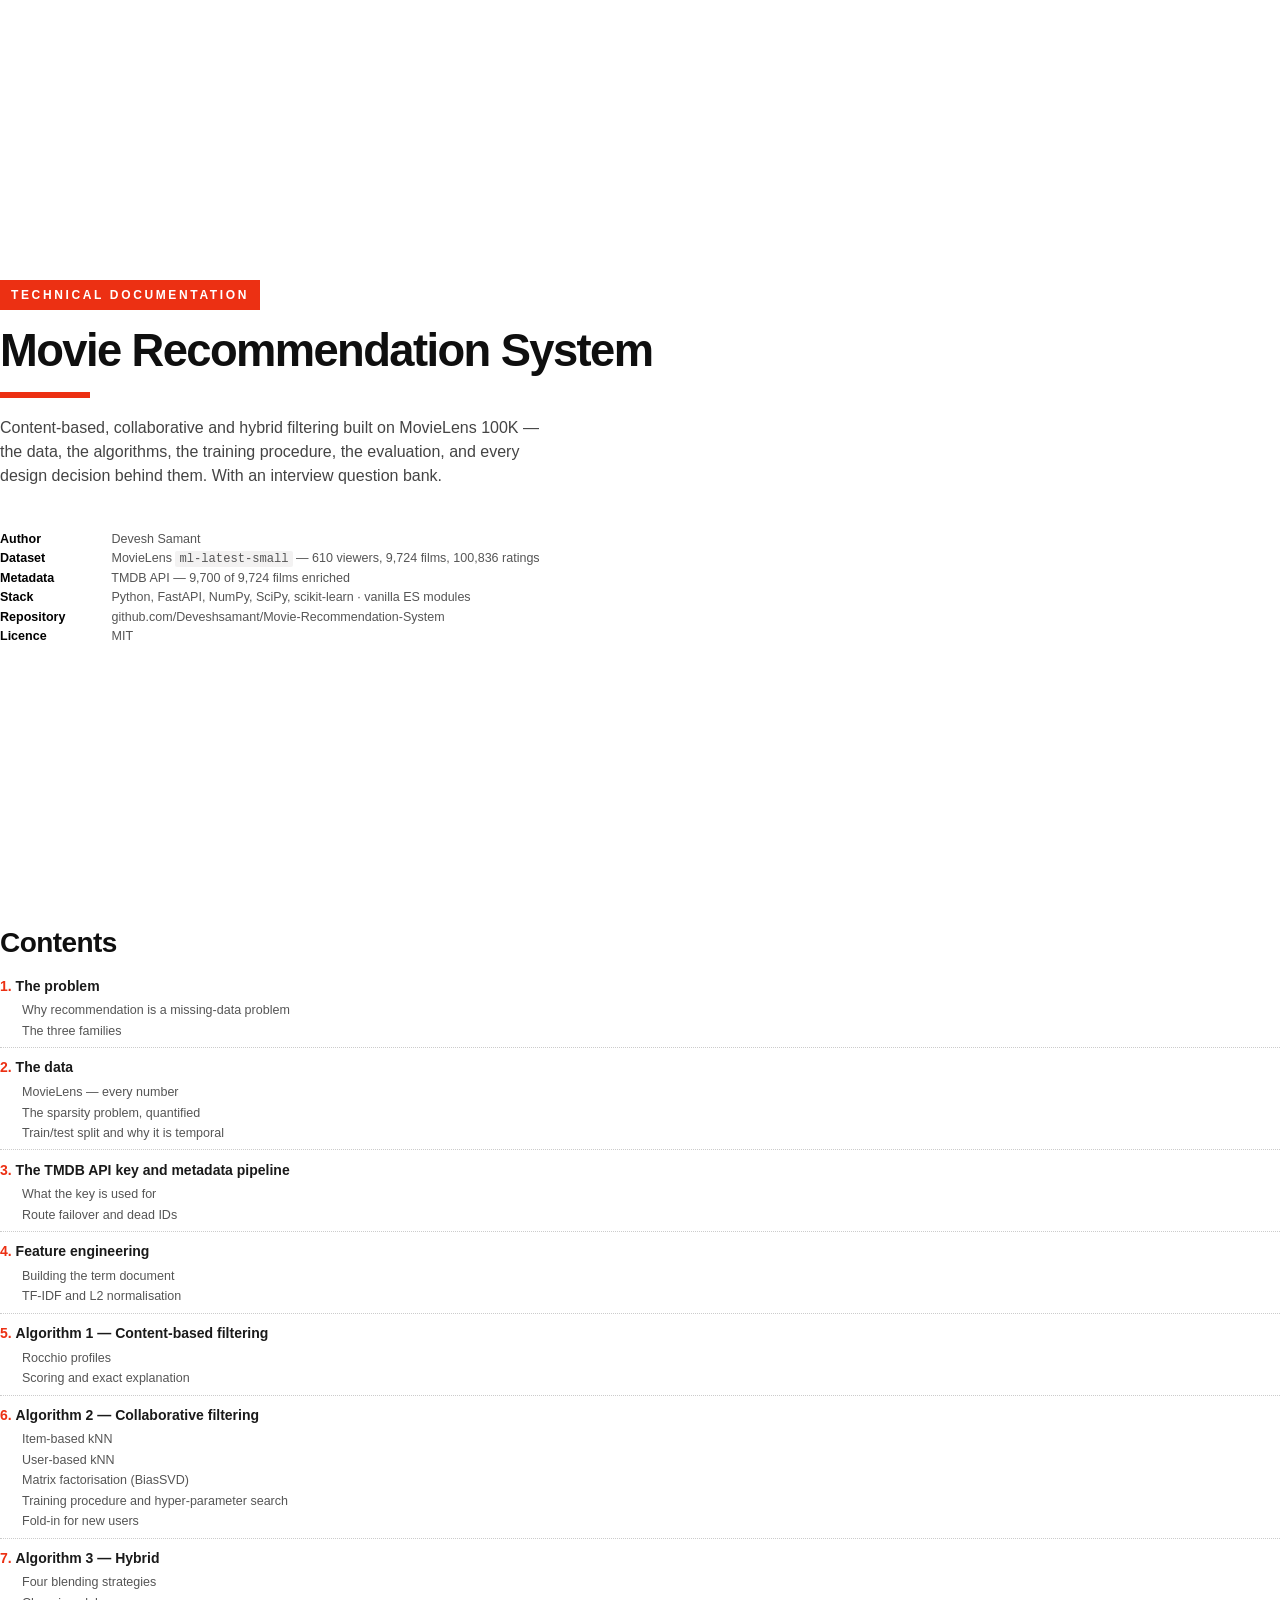
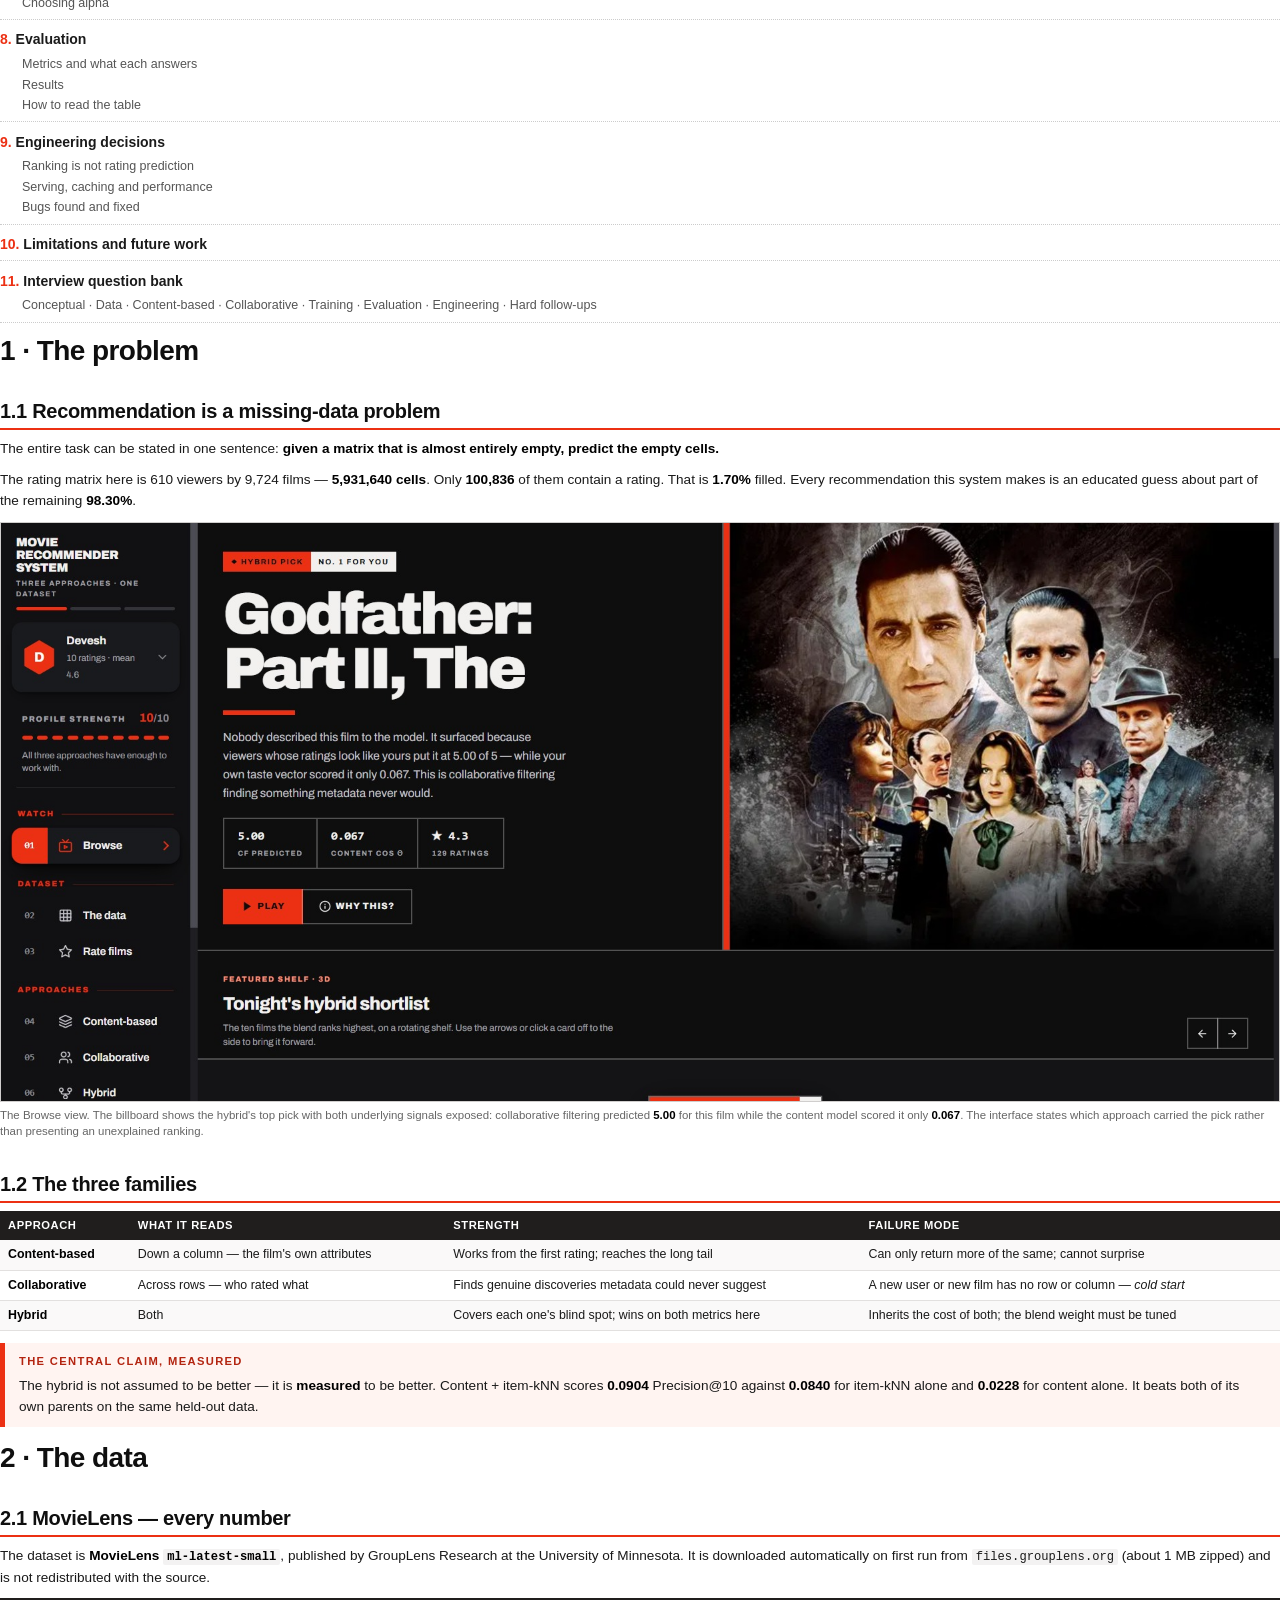
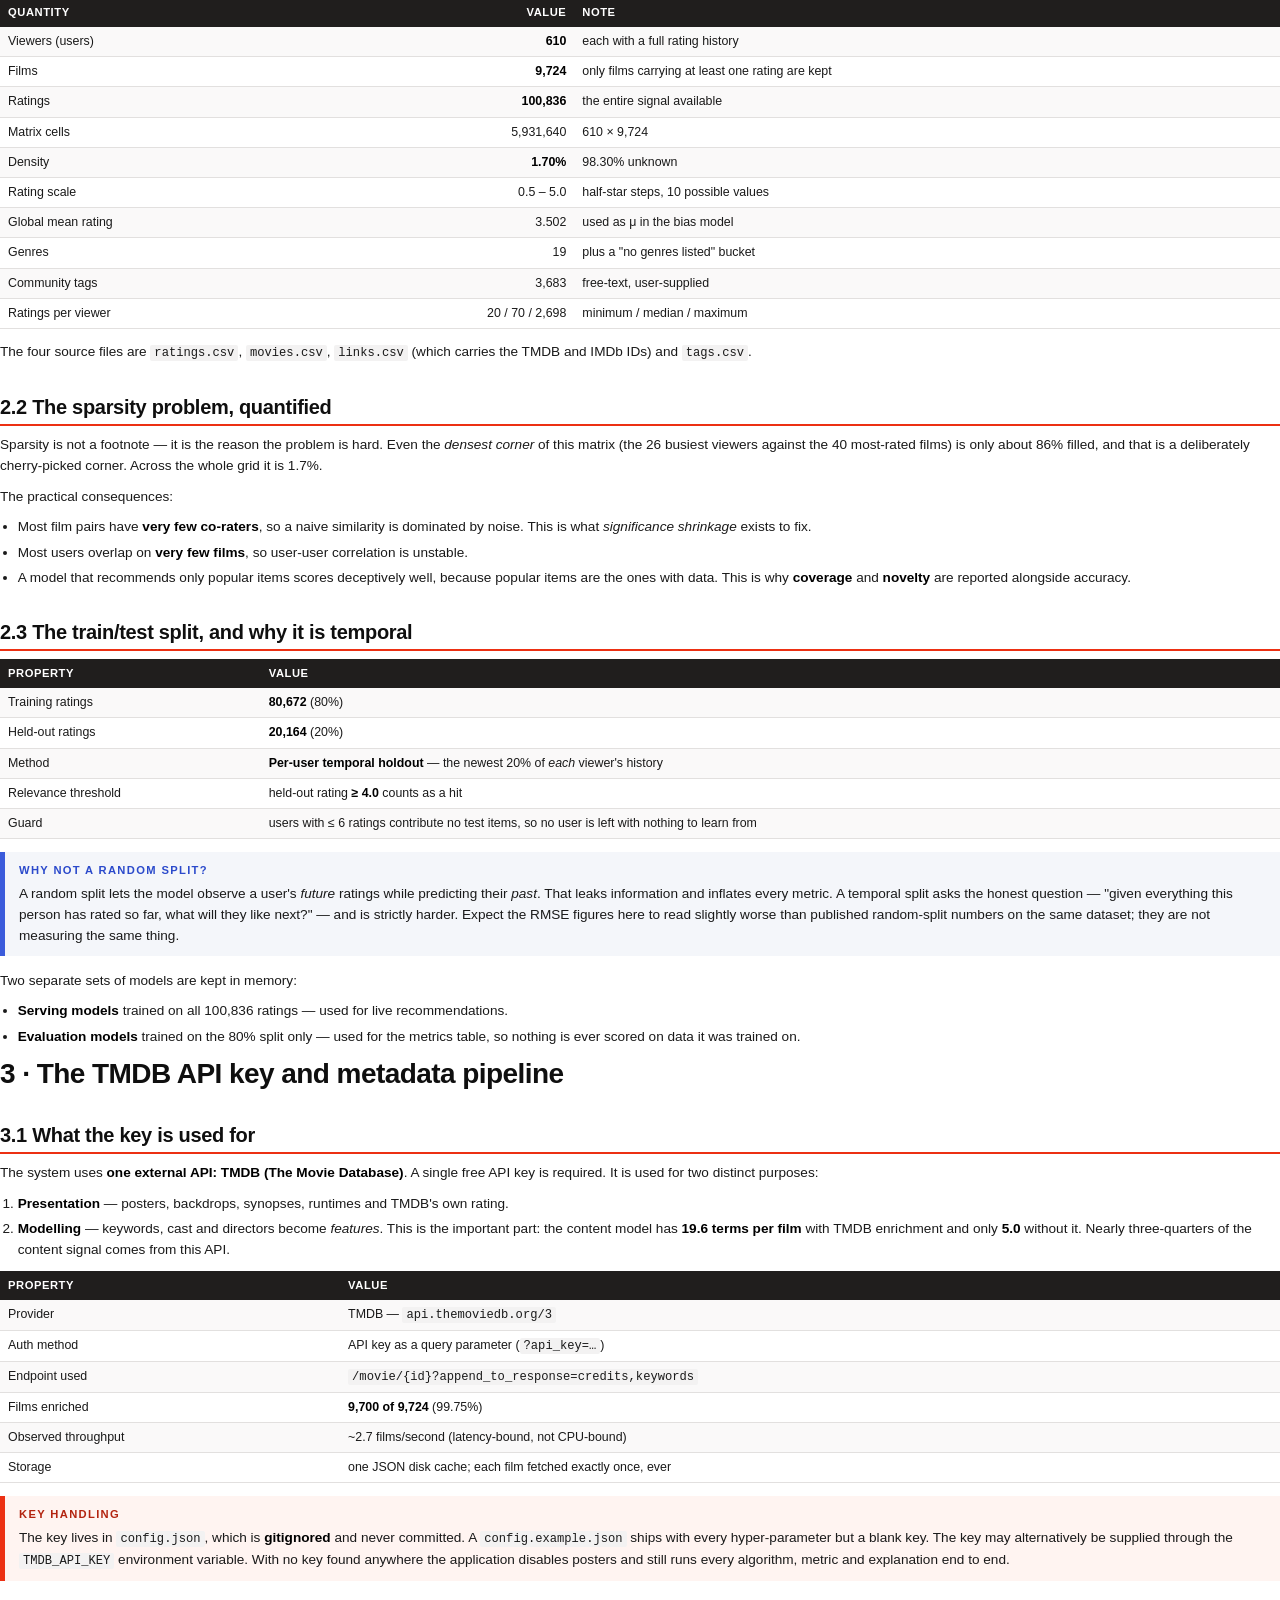
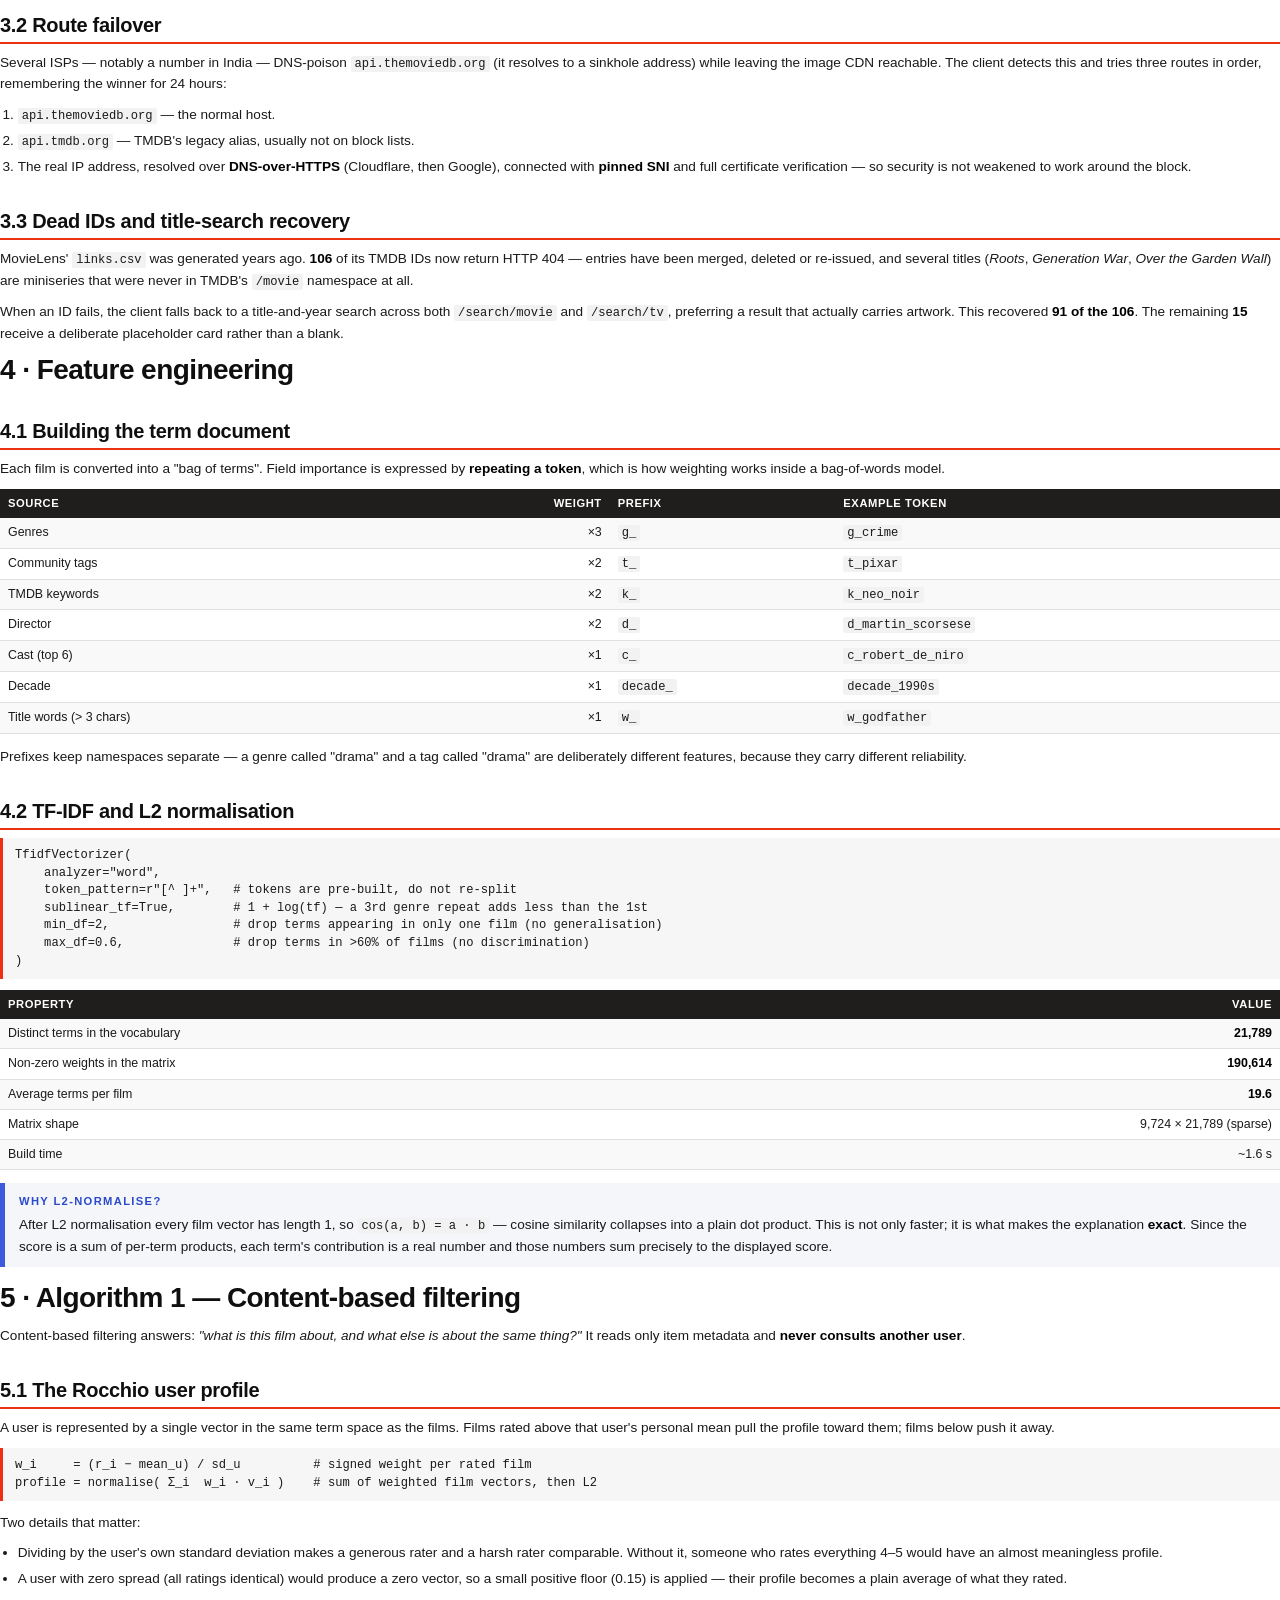
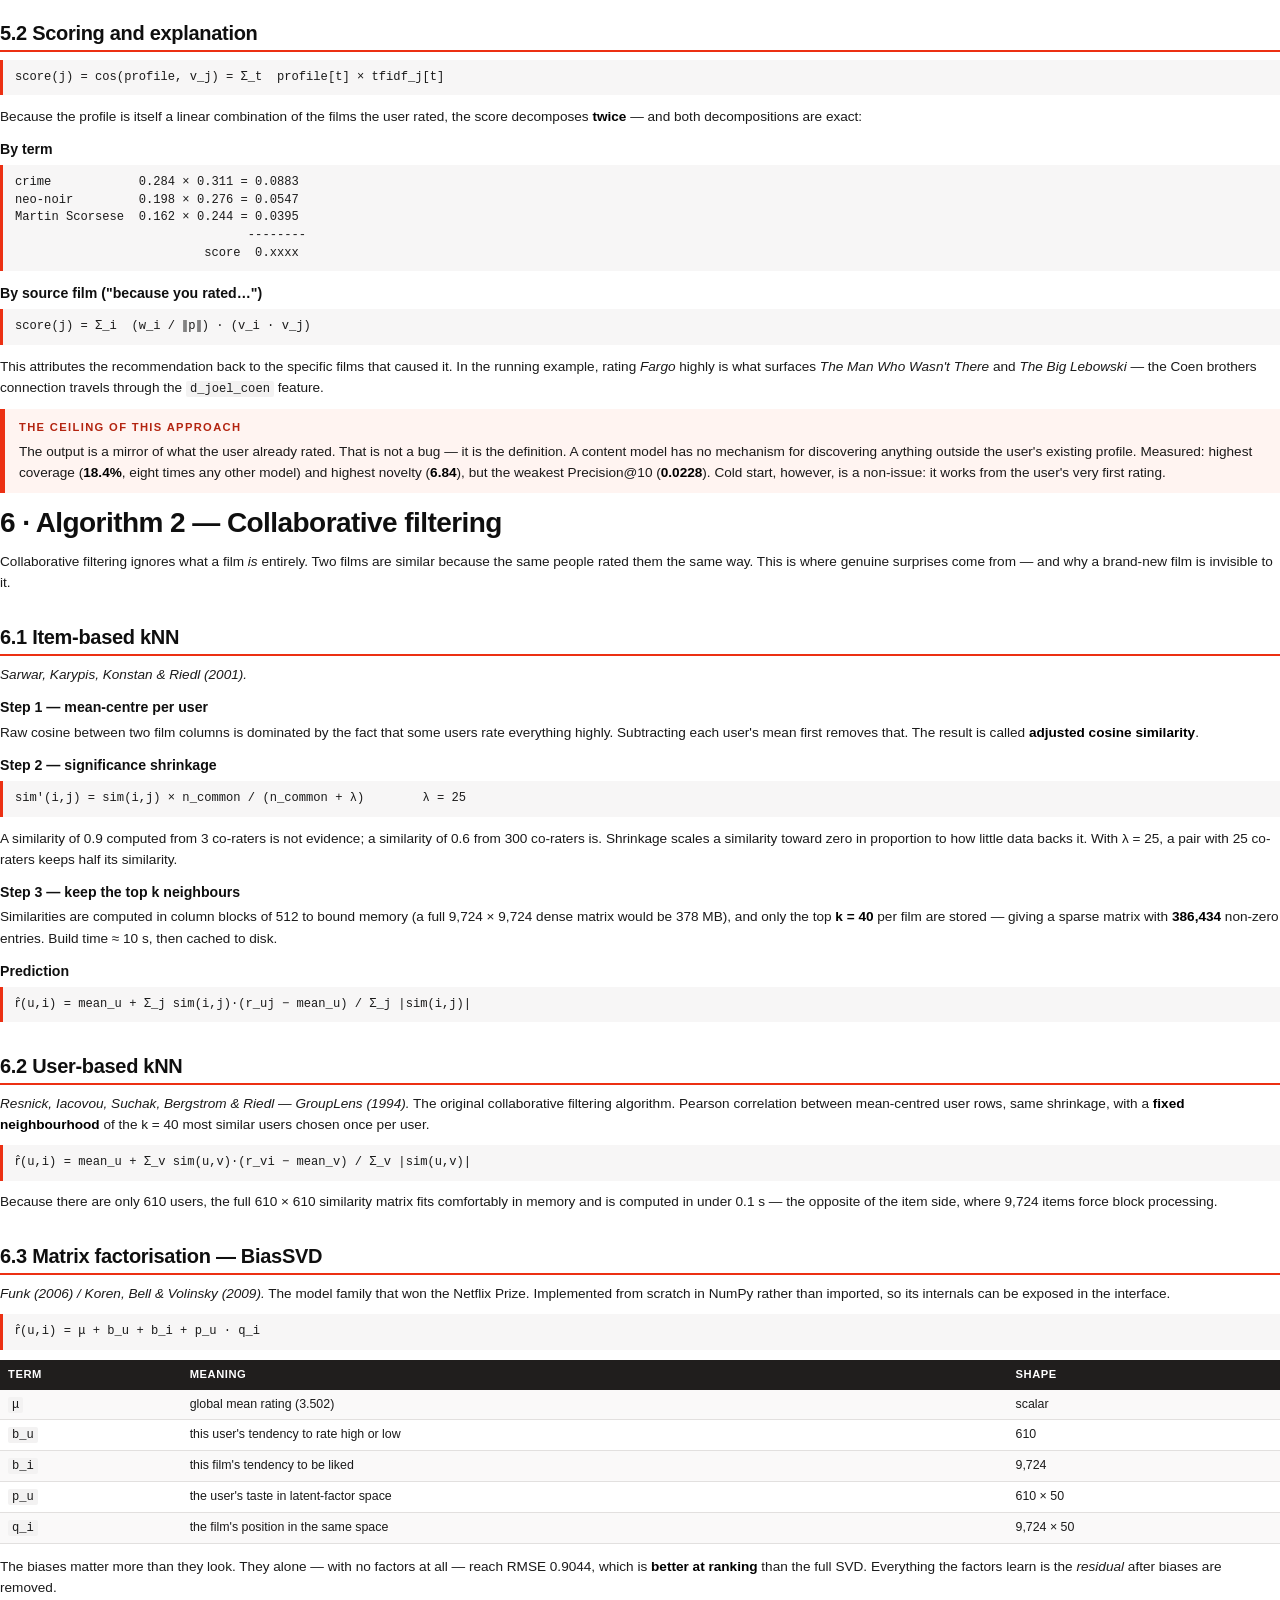
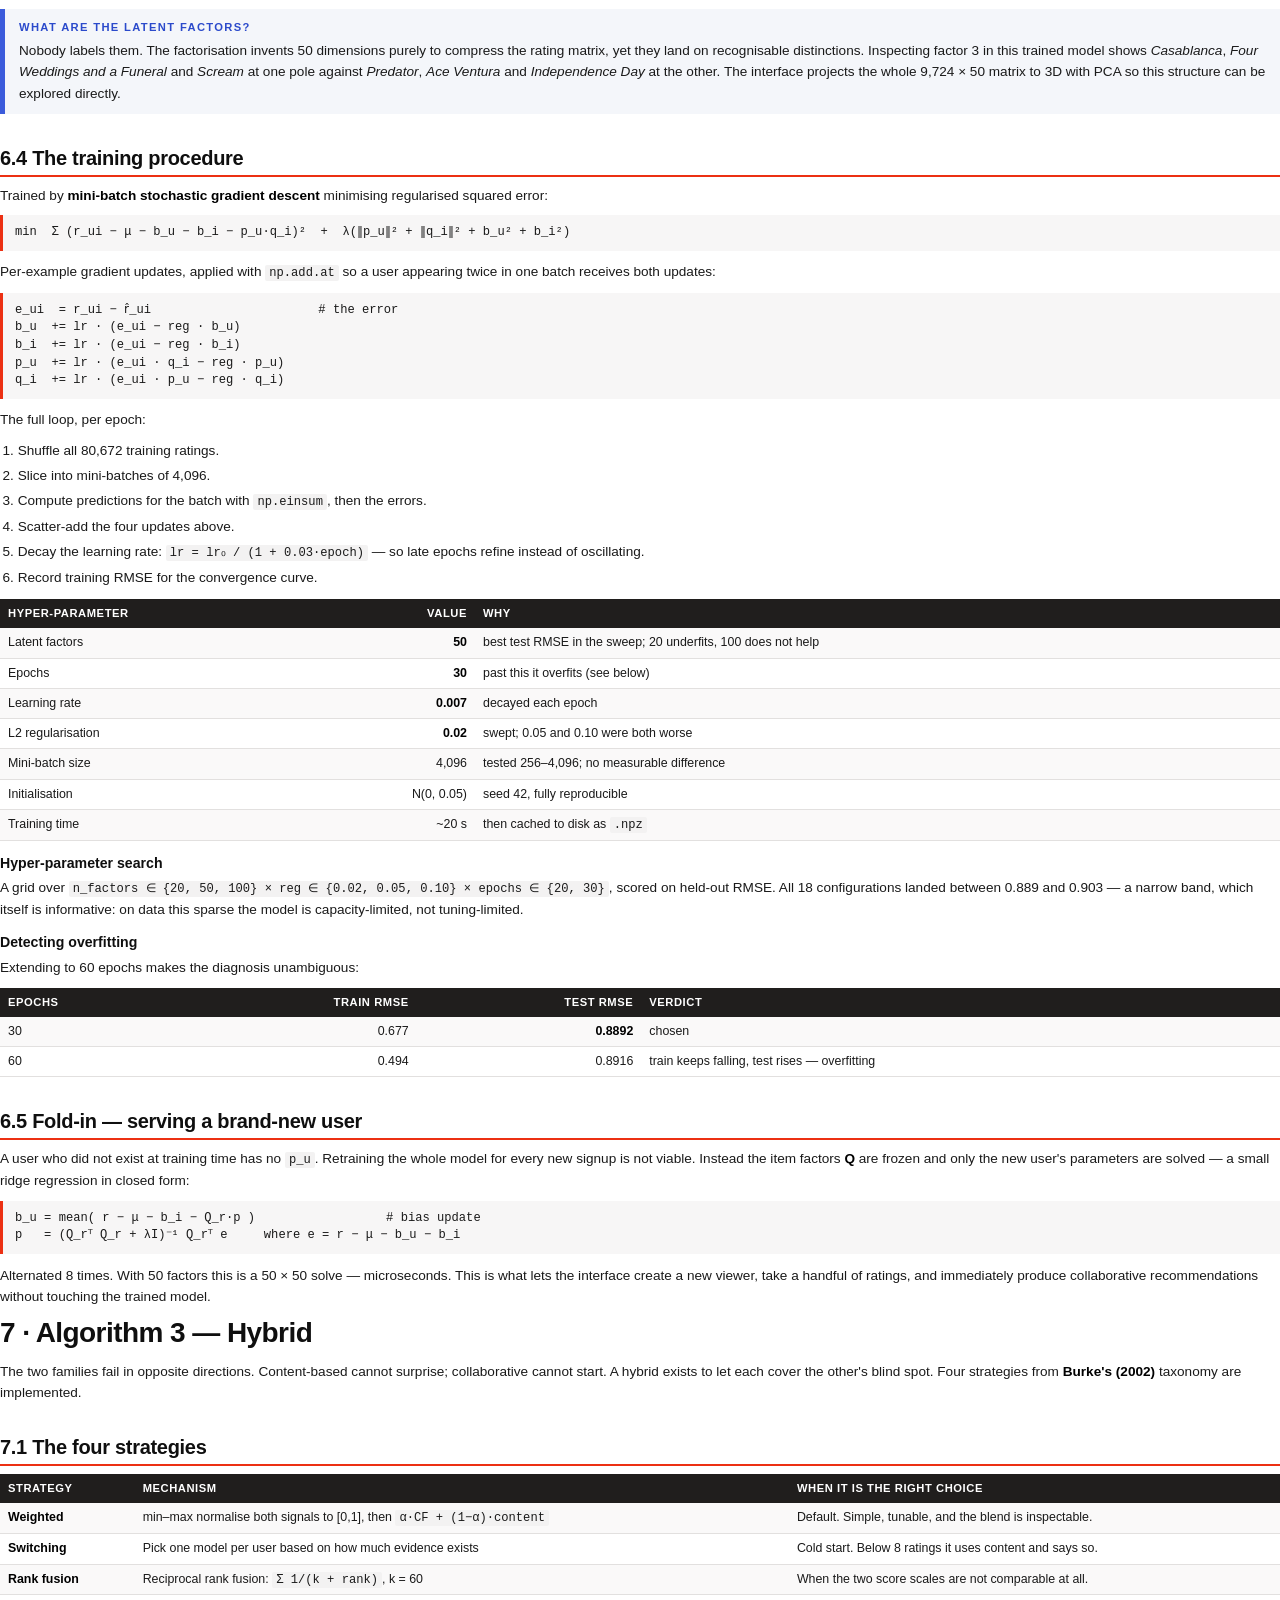
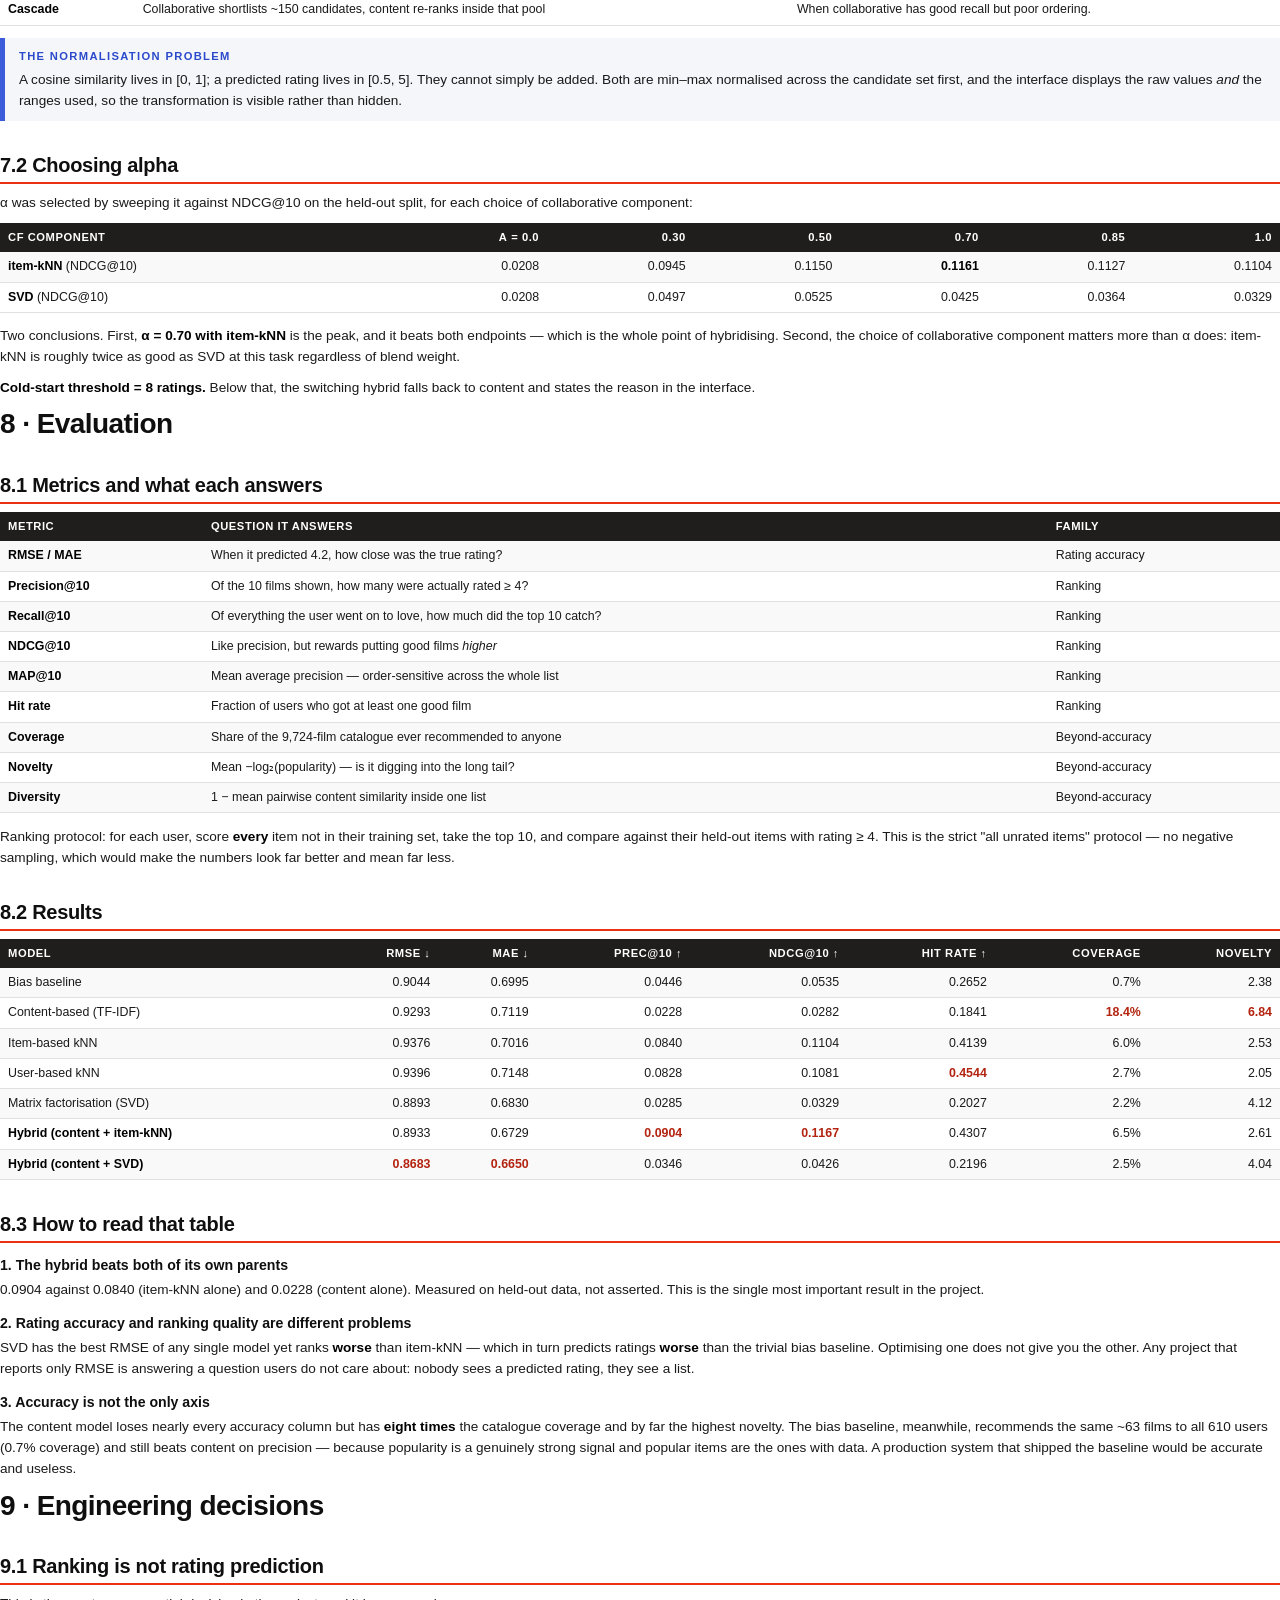
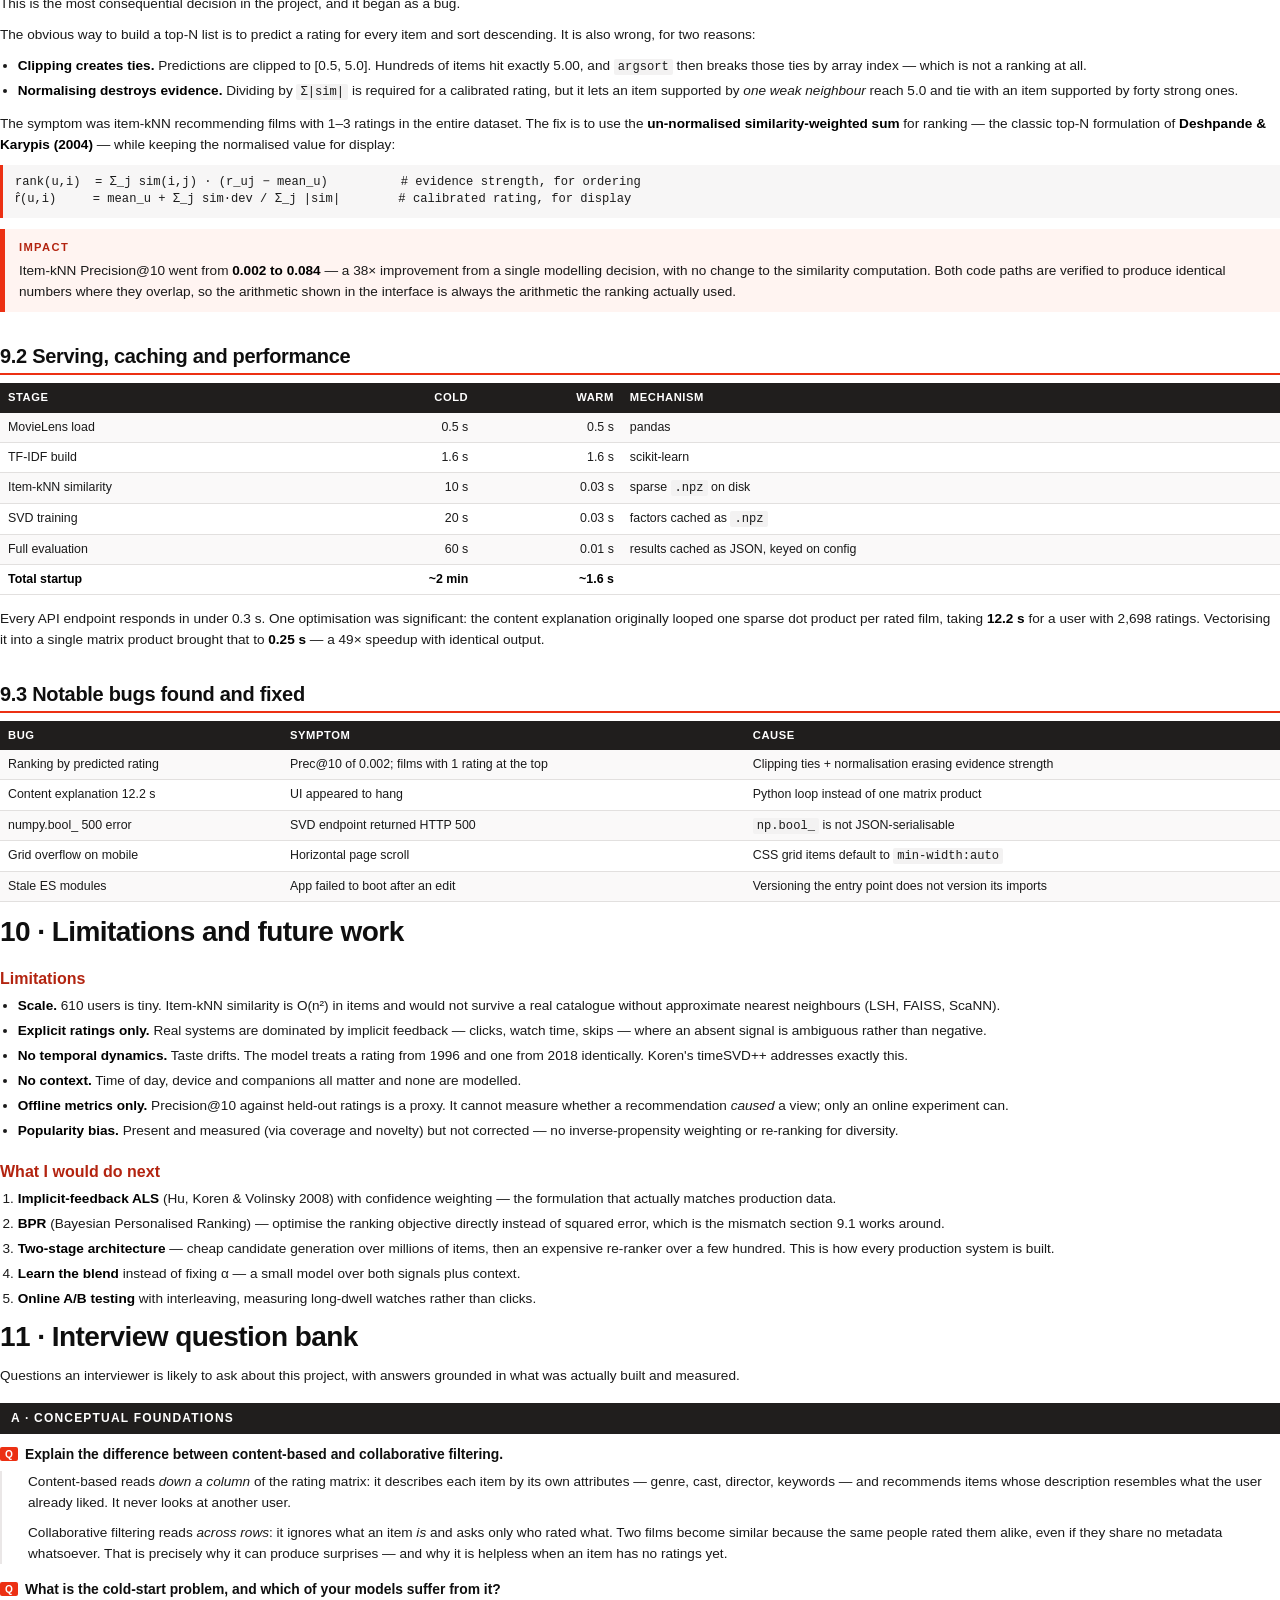
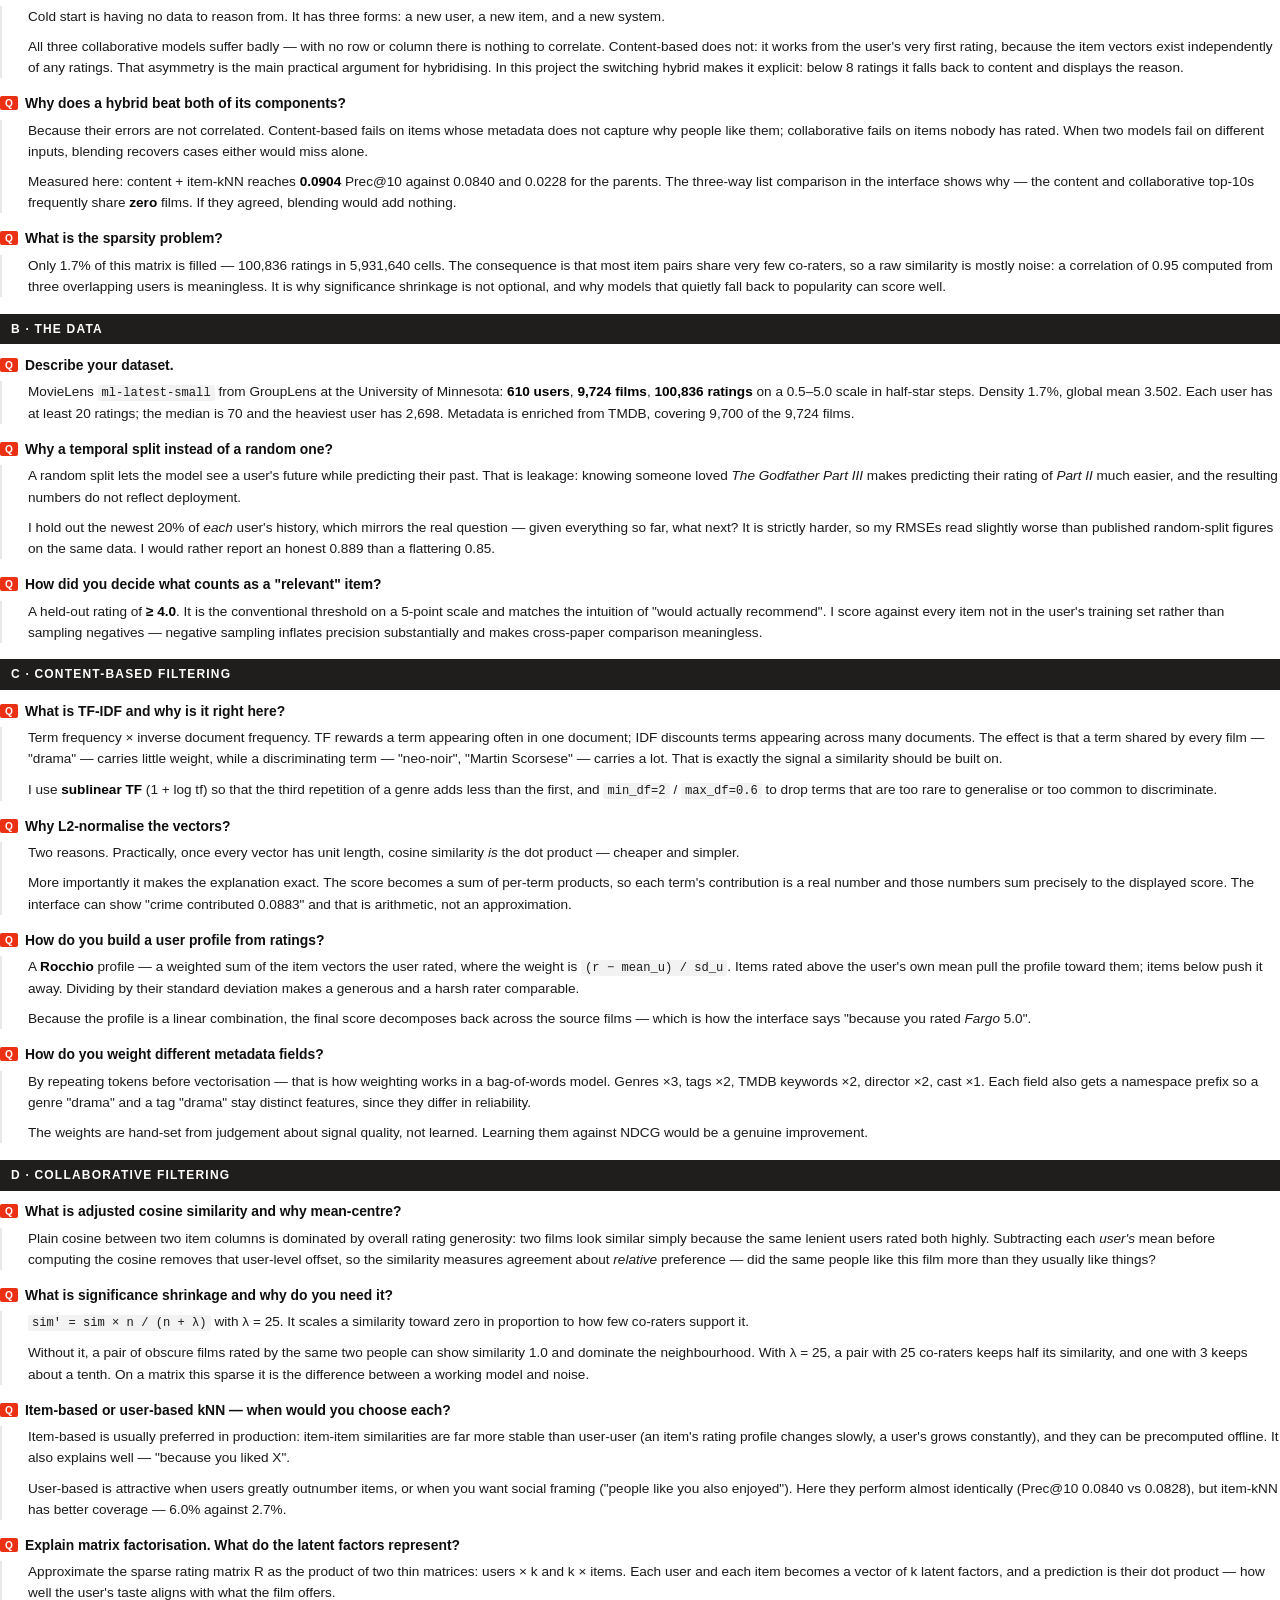
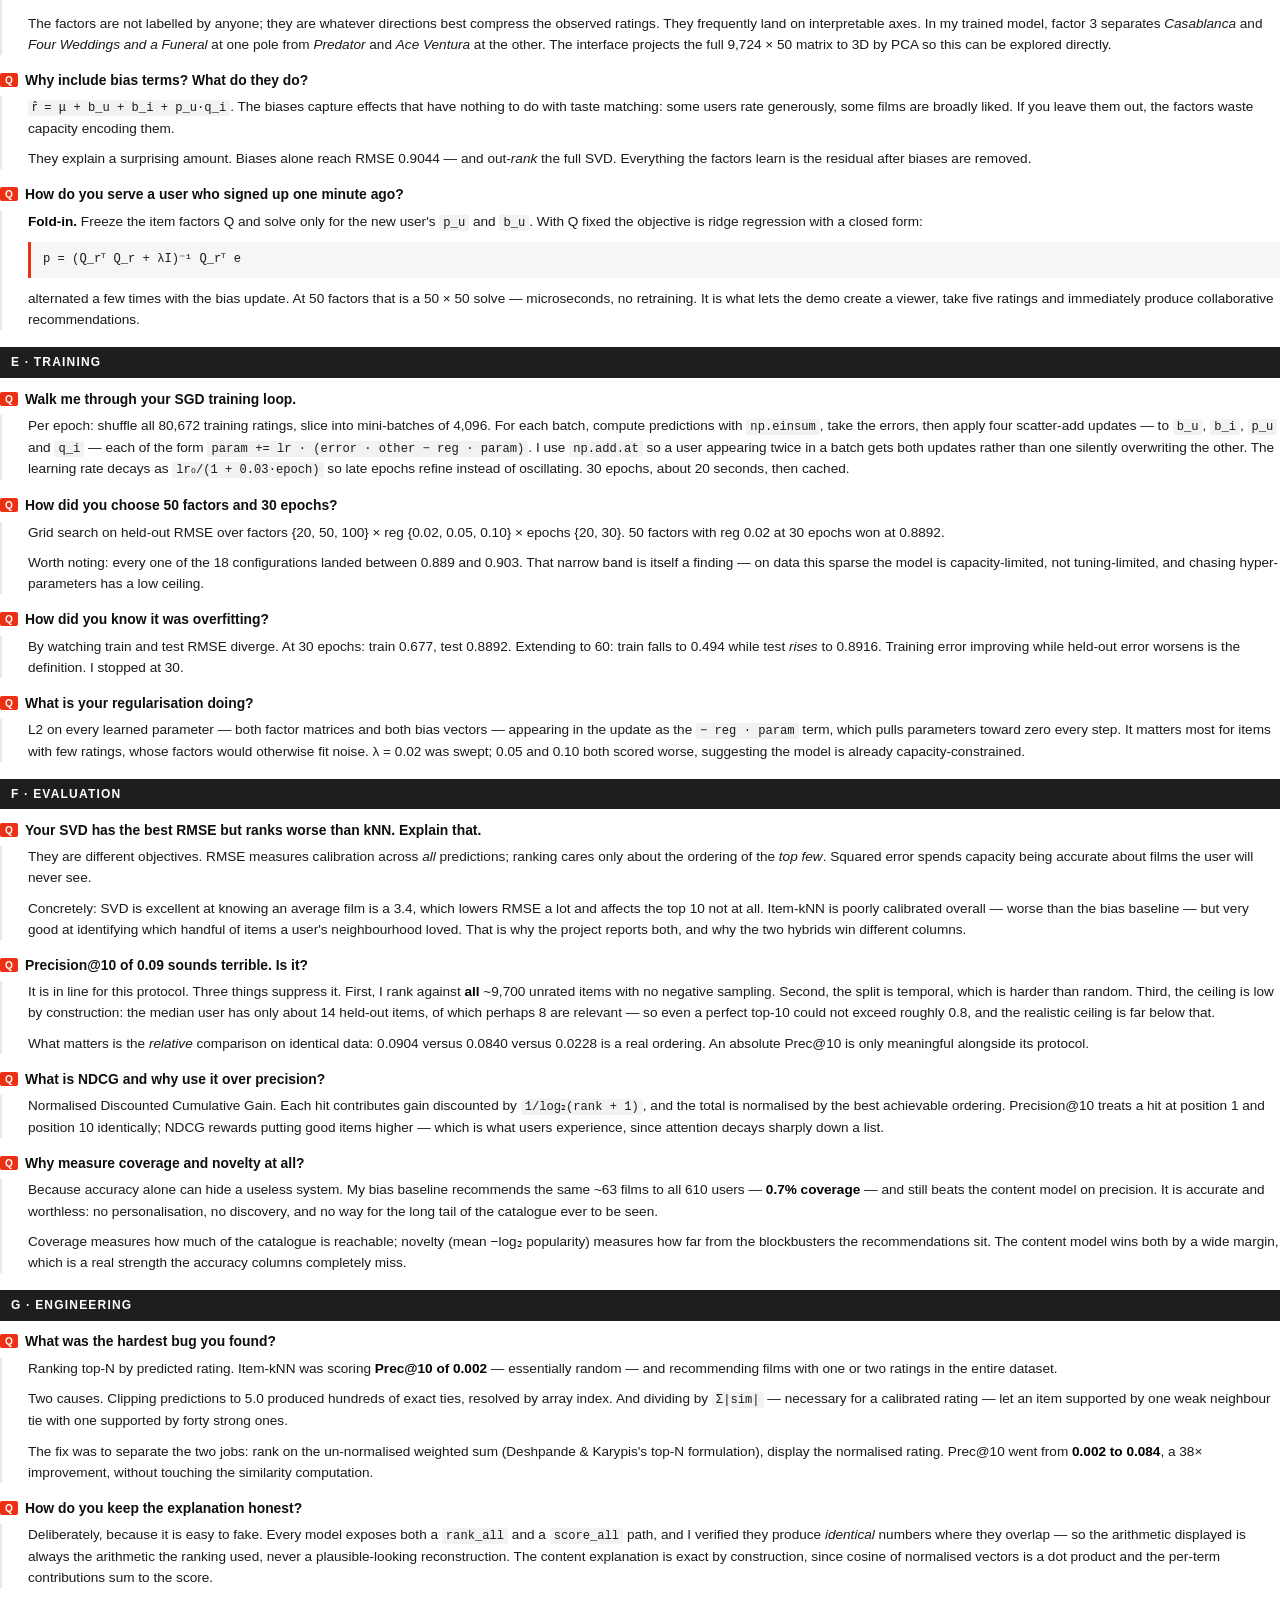
<file: docs/documentation.html>
<!DOCTYPE html>
<html lang="en">
<head>
<meta charset="utf-8" />
<title>Movie Recommendation System — Technical Documentation</title>
<style>
  @page { size: A4; margin: 18mm 16mm 20mm 16mm; }
  @page { @bottom-center { content: counter(page); } }

  * { box-sizing: border-box; }
  body {
    font-family: "Segoe UI", "Helvetica Neue", Arial, sans-serif;
    font-size: 10.2pt; line-height: 1.55; color: #1a1a1a; margin: 0;
    -webkit-print-color-adjust: exact; print-color-adjust: exact;
  }
  h1, h2, h3, h4 { color: #0f0f0f; line-height: 1.2; margin: 0 0 .4em; }
  h1 { font-size: 21pt; letter-spacing: -.02em; }
  h2 { font-size: 15pt; letter-spacing: -.015em; margin-top: 1.6em;
       padding-bottom: .25em; border-bottom: 2.5px solid #ec3013; }
  h3 { font-size: 12pt; margin-top: 1.3em; color: #b32410; }
  h4 { font-size: 10.6pt; margin-top: 1em; }
  p { margin: 0 0 .7em; }
  ul, ol { margin: 0 0 .8em; padding-left: 1.3em; }
  li { margin-bottom: .3em; }
  b, strong { color: #000; }
  a { color: #b32410; text-decoration: none; }
  code, .mono { font-family: Consolas, "Cascadia Mono", monospace; font-size: 9.1pt;
                background: #f3f2f2; padding: 1px 4px; border-radius: 2px; }
  pre { font-family: Consolas, "Cascadia Mono", monospace; font-size: 8.9pt;
        background: #f7f6f6; border-left: 3px solid #ec3013; padding: 9px 12px;
        margin: .6em 0 .9em; white-space: pre-wrap; line-height: 1.45; }
  pre code { background: none; padding: 0; }

  table { width: 100%; border-collapse: collapse; margin: .5em 0 1em; font-size: 9.3pt; }
  th { background: #201e1d; color: #fff; text-align: left; padding: 6px 8px;
       font-size: 8.4pt; letter-spacing: .05em; text-transform: uppercase; }
  td { padding: 5px 8px; border-bottom: 1px solid #e2e0df; vertical-align: top; }
  tr:nth-child(even) td { background: #faf9f9; }
  td.num, th.num { text-align: right; font-variant-numeric: tabular-nums; }
  .best { color: #b32410; font-weight: 700; }

  .cover { height: 245mm; display: flex; flex-direction: column; justify-content: center;
           page-break-after: always; }
  .cover .kicker { font-size: 9pt; letter-spacing: .22em; text-transform: uppercase;
                   font-weight: 700; color: #fff; background: #ec3013; padding: 6px 11px;
                   display: inline-block; align-self: flex-start; }
  .cover h1 { font-size: 34pt; font-weight: 800; letter-spacing: -.035em;
              line-height: 1.02; margin: 18px 0 0; max-width: 15em; }
  .cover .rule { height: 6px; width: 90px; background: #ec3013; margin: 18px 0; }
  .cover .sub { font-size: 12pt; color: #444; max-width: 34em; line-height: 1.5; }
  .cover .meta { margin-top: 30px; font-size: 9.4pt; color: #555; }
  .cover .meta b { display: inline-block; min-width: 108px; color: #000; }

  .callout { background: #fff4f1; border-left: 5px solid #ec3013; padding: 10px 14px;
             margin: .8em 0 1em; }
  .callout .lbl { font-size: 8.4pt; letter-spacing: .12em; text-transform: uppercase;
                  font-weight: 700; color: #b32410; display: block; margin-bottom: 4px; }
  .note { background: #f4f6fa; border-left: 5px solid #3b5bdb; padding: 10px 14px; margin: .8em 0 1em; }
  .note .lbl { font-size: 8.4pt; letter-spacing: .12em; text-transform: uppercase;
               font-weight: 700; color: #2b4acb; display: block; margin-bottom: 4px; }

  .toc { page-break-after: always; }
  .toc ol { list-style: none; padding: 0; counter-reset: sec; }
  .toc > ol > li { counter-increment: sec; padding: 5px 0; border-bottom: 1px dotted #ccc;
                   font-weight: 600; font-size: 10.5pt; }
  .toc > ol > li::before { content: counter(sec) ".  "; color: #ec3013; font-weight: 700; }
  .toc ul { list-style: none; padding-left: 22px; margin: 4px 0 0; font-weight: 400;
            font-size: 9.4pt; color: #555; }
  .toc ul li { margin: 1px 0; }

  figure { margin: .8em 0 1.2em; }
  figure img { width: 100%; border: 1px solid #d0cecd; display: block; }
  figcaption { font-size: 8.6pt; color: #666; margin-top: 5px; line-height: 1.45; }

  .qa { page-break-inside: avoid; margin-bottom: 1.1em; }
  .qa .q { font-weight: 700; color: #0f0f0f; font-size: 10.4pt; margin-bottom: .35em; }
  .qa .q::before { content: "Q"; background: #ec3013; color: #fff; font-size: 7.6pt;
                   padding: 1.5px 5px; border-radius: 2px; margin-right: 7px;
                   vertical-align: 1.5px; }
  .qa .a { padding-left: 26px; border-left: 2px solid #eae7e7; }
  .qcat { background: #201e1d; color: #fff; font-size: 9pt; letter-spacing: .1em;
          text-transform: uppercase; font-weight: 700; padding: 6px 11px; margin: 1.4em 0 .9em; }

  .pb { page-break-before: always; }
  .avoid { page-break-inside: avoid; }
  h2, h3 { page-break-after: avoid; }
  table, pre, figure { page-break-inside: avoid; }
</style>
</head>
<body>

<!-- ═══════════════ COVER ═══════════════ -->
<section class="cover">
  <span class="kicker">Technical Documentation</span>
  <h1>Movie Recommendation System</h1>
  <div class="rule"></div>
  <p class="sub">Content-based, collaborative and hybrid filtering built on MovieLens 100K —
  the data, the algorithms, the training procedure, the evaluation, and every design decision
  behind them. With an interview question bank.</p>
  <div class="meta">
    <div><b>Author</b> Devesh Samant</div>
    <div><b>Dataset</b> MovieLens <span class="mono">ml-latest-small</span> — 610 viewers, 9,724 films, 100,836 ratings</div>
    <div><b>Metadata</b> TMDB API — 9,700 of 9,724 films enriched</div>
    <div><b>Stack</b> Python, FastAPI, NumPy, SciPy, scikit-learn · vanilla ES modules</div>
    <div><b>Repository</b> github.com/Deveshsamant/Movie-Recommendation-System</div>
    <div><b>Licence</b> MIT</div>
  </div>
</section>

<!-- ═══════════════ TOC ═══════════════ -->
<section class="toc">
  <h1>Contents</h1>
  <ol>
    <li>The problem
      <ul><li>Why recommendation is a missing-data problem</li><li>The three families</li></ul></li>
    <li>The data
      <ul><li>MovieLens — every number</li><li>The sparsity problem, quantified</li><li>Train/test split and why it is temporal</li></ul></li>
    <li>The TMDB API key and metadata pipeline
      <ul><li>What the key is used for</li><li>Route failover and dead IDs</li></ul></li>
    <li>Feature engineering
      <ul><li>Building the term document</li><li>TF-IDF and L2 normalisation</li></ul></li>
    <li>Algorithm 1 — Content-based filtering
      <ul><li>Rocchio profiles</li><li>Scoring and exact explanation</li></ul></li>
    <li>Algorithm 2 — Collaborative filtering
      <ul><li>Item-based kNN</li><li>User-based kNN</li><li>Matrix factorisation (BiasSVD)</li><li>Training procedure and hyper-parameter search</li><li>Fold-in for new users</li></ul></li>
    <li>Algorithm 3 — Hybrid
      <ul><li>Four blending strategies</li><li>Choosing alpha</li></ul></li>
    <li>Evaluation
      <ul><li>Metrics and what each answers</li><li>Results</li><li>How to read the table</li></ul></li>
    <li>Engineering decisions
      <ul><li>Ranking is not rating prediction</li><li>Serving, caching and performance</li><li>Bugs found and fixed</li></ul></li>
    <li>Limitations and future work</li>
    <li>Interview question bank
      <ul><li>Conceptual · Data · Content-based · Collaborative · Training · Evaluation · Engineering · Hard follow-ups</li></ul></li>
  </ol>
</section>

<!-- ═══════════════ 1 ═══════════════ -->
<h1>1 · The problem</h1>

<h2>1.1 Recommendation is a missing-data problem</h2>
<p>The entire task can be stated in one sentence: <b>given a matrix that is almost entirely empty,
predict the empty cells.</b></p>
<p>The rating matrix here is 610 viewers by 9,724 films — <b>5,931,640 cells</b>. Only
<b>100,836</b> of them contain a rating. That is <b>1.70%</b> filled. Every recommendation this
system makes is an educated guess about part of the remaining <b>98.30%</b>.</p>

<figure>
  <img src="screenshots/01-browse.jpg" alt="The Browse view" />
  <figcaption>The Browse view. The billboard shows the hybrid's top pick with both underlying
  signals exposed: collaborative filtering predicted <b>5.00</b> for this film while the content
  model scored it only <b>0.067</b>. The interface states which approach carried the pick rather
  than presenting an unexplained ranking.</figcaption>
</figure>

<h2>1.2 The three families</h2>
<table>
  <tr><th>Approach</th><th>What it reads</th><th>Strength</th><th>Failure mode</th></tr>
  <tr><td><b>Content-based</b></td><td>Down a column — the film's own attributes</td>
      <td>Works from the first rating; reaches the long tail</td>
      <td>Can only return more of the same; cannot surprise</td></tr>
  <tr><td><b>Collaborative</b></td><td>Across rows — who rated what</td>
      <td>Finds genuine discoveries metadata could never suggest</td>
      <td>A new user or new film has no row or column — <i>cold start</i></td></tr>
  <tr><td><b>Hybrid</b></td><td>Both</td>
      <td>Covers each one's blind spot; wins on both metrics here</td>
      <td>Inherits the cost of both; the blend weight must be tuned</td></tr>
</table>

<div class="callout">
  <span class="lbl">The central claim, measured</span>
  The hybrid is not assumed to be better — it is <b>measured</b> to be better. Content + item-kNN
  scores <b>0.0904</b> Precision@10 against <b>0.0840</b> for item-kNN alone and <b>0.0228</b> for
  content alone. It beats both of its own parents on the same held-out data.
</div>

<!-- ═══════════════ 2 ═══════════════ -->
<h1 class="pb">2 · The data</h1>

<h2>2.1 MovieLens — every number</h2>
<p>The dataset is <b>MovieLens <span class="mono">ml-latest-small</span></b>, published by GroupLens
Research at the University of Minnesota. It is downloaded automatically on first run from
<span class="mono">files.grouplens.org</span> (about 1 MB zipped) and is not redistributed with the
source.</p>

<table>
  <tr><th>Quantity</th><th class="num">Value</th><th>Note</th></tr>
  <tr><td>Viewers (users)</td><td class="num"><b>610</b></td><td>each with a full rating history</td></tr>
  <tr><td>Films</td><td class="num"><b>9,724</b></td><td>only films carrying at least one rating are kept</td></tr>
  <tr><td>Ratings</td><td class="num"><b>100,836</b></td><td>the entire signal available</td></tr>
  <tr><td>Matrix cells</td><td class="num">5,931,640</td><td>610 × 9,724</td></tr>
  <tr><td>Density</td><td class="num"><b>1.70%</b></td><td>98.30% unknown</td></tr>
  <tr><td>Rating scale</td><td class="num">0.5 – 5.0</td><td>half-star steps, 10 possible values</td></tr>
  <tr><td>Global mean rating</td><td class="num">3.502</td><td>used as μ in the bias model</td></tr>
  <tr><td>Genres</td><td class="num">19</td><td>plus a "no genres listed" bucket</td></tr>
  <tr><td>Community tags</td><td class="num">3,683</td><td>free-text, user-supplied</td></tr>
  <tr><td>Ratings per viewer</td><td class="num">20 / 70 / 2,698</td><td>minimum / median / maximum</td></tr>
</table>

<p>The four source files are <span class="mono">ratings.csv</span>,
<span class="mono">movies.csv</span>, <span class="mono">links.csv</span> (which carries the TMDB
and IMDb IDs) and <span class="mono">tags.csv</span>.</p>

<h2>2.2 The sparsity problem, quantified</h2>
<p>Sparsity is not a footnote — it is the reason the problem is hard. Even the <i>densest corner</i>
of this matrix (the 26 busiest viewers against the 40 most-rated films) is only about 86% filled,
and that is a deliberately cherry-picked corner. Across the whole grid it is 1.7%.</p>
<p>The practical consequences:</p>
<ul>
  <li>Most film pairs have <b>very few co-raters</b>, so a naive similarity is dominated by noise.
      This is what <i>significance shrinkage</i> exists to fix.</li>
  <li>Most users overlap on <b>very few films</b>, so user-user correlation is unstable.</li>
  <li>A model that recommends only popular items scores deceptively well, because popular items are
      the ones with data. This is why <b>coverage</b> and <b>novelty</b> are reported alongside
      accuracy.</li>
</ul>

<h2>2.3 The train/test split, and why it is temporal</h2>
<table>
  <tr><th>Property</th><th>Value</th></tr>
  <tr><td>Training ratings</td><td><b>80,672</b> (80%)</td></tr>
  <tr><td>Held-out ratings</td><td><b>20,164</b> (20%)</td></tr>
  <tr><td>Method</td><td><b>Per-user temporal holdout</b> — the newest 20% of <i>each</i> viewer's history</td></tr>
  <tr><td>Relevance threshold</td><td>held-out rating <b>≥ 4.0</b> counts as a hit</td></tr>
  <tr><td>Guard</td><td>users with ≤ 6 ratings contribute no test items, so no user is left with nothing to learn from</td></tr>
</table>

<div class="note">
  <span class="lbl">Why not a random split?</span>
  A random split lets the model observe a user's <i>future</i> ratings while predicting their
  <i>past</i>. That leaks information and inflates every metric. A temporal split asks the honest
  question — "given everything this person has rated so far, what will they like next?" — and is
  strictly harder. Expect the RMSE figures here to read slightly worse than published random-split
  numbers on the same dataset; they are not measuring the same thing.
</div>

<p>Two separate sets of models are kept in memory:</p>
<ul>
  <li><b>Serving models</b> trained on all 100,836 ratings — used for live recommendations.</li>
  <li><b>Evaluation models</b> trained on the 80% split only — used for the metrics table, so
      nothing is ever scored on data it was trained on.</li>
</ul>

<!-- ═══════════════ 3 ═══════════════ -->
<h1 class="pb">3 · The TMDB API key and metadata pipeline</h1>

<h2>3.1 What the key is used for</h2>
<p>The system uses <b>one external API: TMDB (The Movie Database)</b>. A single free API key is
required. It is used for two distinct purposes:</p>
<ol>
  <li><b>Presentation</b> — posters, backdrops, synopses, runtimes and TMDB's own rating.</li>
  <li><b>Modelling</b> — keywords, cast and directors become <i>features</i>. This is the important
      part: the content model has <b>19.6 terms per film</b> with TMDB enrichment and only
      <b>5.0</b> without it. Nearly three-quarters of the content signal comes from this API.</li>
</ol>

<table>
  <tr><th>Property</th><th>Value</th></tr>
  <tr><td>Provider</td><td>TMDB — <span class="mono">api.themoviedb.org/3</span></td></tr>
  <tr><td>Auth method</td><td>API key as a query parameter (<span class="mono">?api_key=…</span>)</td></tr>
  <tr><td>Endpoint used</td><td><span class="mono">/movie/{id}?append_to_response=credits,keywords</span></td></tr>
  <tr><td>Films enriched</td><td><b>9,700 of 9,724</b> (99.75%)</td></tr>
  <tr><td>Observed throughput</td><td>~2.7 films/second (latency-bound, not CPU-bound)</td></tr>
  <tr><td>Storage</td><td>one JSON disk cache; each film fetched exactly once, ever</td></tr>
</table>

<div class="callout">
  <span class="lbl">Key handling</span>
  The key lives in <span class="mono">config.json</span>, which is <b>gitignored</b> and never
  committed. A <span class="mono">config.example.json</span> ships with every hyper-parameter but a
  blank key. The key may alternatively be supplied through the
  <span class="mono">TMDB_API_KEY</span> environment variable. With no key found anywhere the
  application disables posters and still runs every algorithm, metric and explanation end to end.
</div>

<h2>3.2 Route failover</h2>
<p>Several ISPs — notably a number in India — DNS-poison <span class="mono">api.themoviedb.org</span>
(it resolves to a sinkhole address) while leaving the image CDN reachable. The client detects this
and tries three routes in order, remembering the winner for 24 hours:</p>
<ol>
  <li><span class="mono">api.themoviedb.org</span> — the normal host.</li>
  <li><span class="mono">api.tmdb.org</span> — TMDB's legacy alias, usually not on block lists.</li>
  <li>The real IP address, resolved over <b>DNS-over-HTTPS</b> (Cloudflare, then Google), connected
      with <b>pinned SNI</b> and full certificate verification — so security is not weakened to work
      around the block.</li>
</ol>

<h2>3.3 Dead IDs and title-search recovery</h2>
<p>MovieLens' <span class="mono">links.csv</span> was generated years ago. <b>106</b> of its TMDB IDs
now return HTTP 404 — entries have been merged, deleted or re-issued, and several titles
(<i>Roots</i>, <i>Generation War</i>, <i>Over the Garden Wall</i>) are miniseries that were never in
TMDB's <span class="mono">/movie</span> namespace at all.</p>
<p>When an ID fails, the client falls back to a title-and-year search across both
<span class="mono">/search/movie</span> and <span class="mono">/search/tv</span>, preferring a result
that actually carries artwork. This recovered <b>91 of the 106</b>. The remaining <b>15</b> receive a
deliberate placeholder card rather than a blank.</p>

<!-- ═══════════════ 4 ═══════════════ -->
<h1 class="pb">4 · Feature engineering</h1>

<h2>4.1 Building the term document</h2>
<p>Each film is converted into a "bag of terms". Field importance is expressed by <b>repeating a
token</b>, which is how weighting works inside a bag-of-words model.</p>

<table>
  <tr><th>Source</th><th class="num">Weight</th><th>Prefix</th><th>Example token</th></tr>
  <tr><td>Genres</td><td class="num">×3</td><td><span class="mono">g_</span></td><td><span class="mono">g_crime</span></td></tr>
  <tr><td>Community tags</td><td class="num">×2</td><td><span class="mono">t_</span></td><td><span class="mono">t_pixar</span></td></tr>
  <tr><td>TMDB keywords</td><td class="num">×2</td><td><span class="mono">k_</span></td><td><span class="mono">k_neo_noir</span></td></tr>
  <tr><td>Director</td><td class="num">×2</td><td><span class="mono">d_</span></td><td><span class="mono">d_martin_scorsese</span></td></tr>
  <tr><td>Cast (top 6)</td><td class="num">×1</td><td><span class="mono">c_</span></td><td><span class="mono">c_robert_de_niro</span></td></tr>
  <tr><td>Decade</td><td class="num">×1</td><td><span class="mono">decade_</span></td><td><span class="mono">decade_1990s</span></td></tr>
  <tr><td>Title words (&gt; 3 chars)</td><td class="num">×1</td><td><span class="mono">w_</span></td><td><span class="mono">w_godfather</span></td></tr>
</table>

<p>Prefixes keep namespaces separate — a genre called "drama" and a tag called "drama" are
deliberately different features, because they carry different reliability.</p>

<h2>4.2 TF-IDF and L2 normalisation</h2>
<pre><code>TfidfVectorizer(
    analyzer="word",
    token_pattern=r"[^ ]+",   # tokens are pre-built, do not re-split
    sublinear_tf=True,        # 1 + log(tf) — a 3rd genre repeat adds less than the 1st
    min_df=2,                 # drop terms appearing in only one film (no generalisation)
    max_df=0.6,               # drop terms in >60% of films (no discrimination)
)</code></pre>

<table>
  <tr><th>Property</th><th class="num">Value</th></tr>
  <tr><td>Distinct terms in the vocabulary</td><td class="num"><b>21,789</b></td></tr>
  <tr><td>Non-zero weights in the matrix</td><td class="num"><b>190,614</b></td></tr>
  <tr><td>Average terms per film</td><td class="num"><b>19.6</b></td></tr>
  <tr><td>Matrix shape</td><td class="num">9,724 × 21,789 (sparse)</td></tr>
  <tr><td>Build time</td><td class="num">~1.6 s</td></tr>
</table>

<div class="note">
  <span class="lbl">Why L2-normalise?</span>
  After L2 normalisation every film vector has length 1, so
  <span class="mono">cos(a, b) = a · b</span> — cosine similarity collapses into a plain dot product.
  This is not only faster; it is what makes the explanation <b>exact</b>. Since the score is a sum of
  per-term products, each term's contribution is a real number and those numbers sum precisely to the
  displayed score.
</div>

<!-- ═══════════════ 5 ═══════════════ -->
<h1 class="pb">5 · Algorithm 1 — Content-based filtering</h1>

<p>Content-based filtering answers: <i>"what is this film about, and what else is about the same
thing?"</i> It reads only item metadata and <b>never consults another user</b>.</p>

<h2>5.1 The Rocchio user profile</h2>
<p>A user is represented by a single vector in the same term space as the films. Films rated above
that user's personal mean pull the profile toward them; films below push it away.</p>

<pre><code>w_i     = (r_i − mean_u) / sd_u          # signed weight per rated film
profile = normalise( Σ_i  w_i · v_i )    # sum of weighted film vectors, then L2</code></pre>

<p>Two details that matter:</p>
<ul>
  <li>Dividing by the user's own standard deviation makes a generous rater and a harsh rater
      comparable. Without it, someone who rates everything 4–5 would have an almost meaningless
      profile.</li>
  <li>A user with zero spread (all ratings identical) would produce a zero vector, so a small
      positive floor (0.15) is applied — their profile becomes a plain average of what they rated.</li>
</ul>

<h2>5.2 Scoring and explanation</h2>
<pre><code>score(j) = cos(profile, v_j) = Σ_t  profile[t] × tfidf_j[t]</code></pre>

<p>Because the profile is itself a linear combination of the films the user rated, the score
decomposes <b>twice</b> — and both decompositions are exact:</p>

<h4>By term</h4>
<pre><code>crime            0.284 × 0.311 = 0.0883
neo-noir         0.198 × 0.276 = 0.0547
Martin Scorsese  0.162 × 0.244 = 0.0395
                                --------
                          score  0.xxxx</code></pre>

<h4>By source film ("because you rated…")</h4>
<pre><code>score(j) = Σ_i  (w_i / ‖p‖) · (v_i · v_j)</code></pre>
<p>This attributes the recommendation back to the specific films that caused it. In the running
example, rating <i>Fargo</i> highly is what surfaces <i>The Man Who Wasn't There</i> and
<i>The Big Lebowski</i> — the Coen brothers connection travels through the
<span class="mono">d_joel_coen</span> feature.</p>

<div class="callout">
  <span class="lbl">The ceiling of this approach</span>
  The output is a mirror of what the user already rated. That is not a bug — it is the definition.
  A content model has no mechanism for discovering anything outside the user's existing profile.
  Measured: highest coverage (<b>18.4%</b>, eight times any other model) and highest novelty
  (<b>6.84</b>), but the weakest Precision@10 (<b>0.0228</b>). Cold start, however, is a non-issue:
  it works from the user's very first rating.
</div>

<!-- ═══════════════ 6 ═══════════════ -->
<h1 class="pb">6 · Algorithm 2 — Collaborative filtering</h1>

<p>Collaborative filtering ignores what a film <i>is</i> entirely. Two films are similar because the
same people rated them the same way. This is where genuine surprises come from — and why a brand-new
film is invisible to it.</p>

<h2>6.1 Item-based kNN</h2>
<p><i>Sarwar, Karypis, Konstan &amp; Riedl (2001).</i></p>

<h4>Step 1 — mean-centre per user</h4>
<p>Raw cosine between two film columns is dominated by the fact that some users rate everything
highly. Subtracting each user's mean first removes that. The result is called
<b>adjusted cosine similarity</b>.</p>

<h4>Step 2 — significance shrinkage</h4>
<pre><code>sim'(i,j) = sim(i,j) × n_common / (n_common + λ)        λ = 25</code></pre>
<p>A similarity of 0.9 computed from 3 co-raters is not evidence; a similarity of 0.6 from 300
co-raters is. Shrinkage scales a similarity toward zero in proportion to how little data backs it.
With λ = 25, a pair with 25 co-raters keeps half its similarity.</p>

<h4>Step 3 — keep the top k neighbours</h4>
<p>Similarities are computed in column blocks of 512 to bound memory (a full 9,724 × 9,724 dense
matrix would be 378 MB), and only the top <b>k = 40</b> per film are stored — giving a sparse matrix
with <b>386,434</b> non-zero entries. Build time ≈ 10 s, then cached to disk.</p>

<h4>Prediction</h4>
<pre><code>r̂(u,i) = mean_u + Σ_j sim(i,j)·(r_uj − mean_u) / Σ_j |sim(i,j)|</code></pre>

<h2>6.2 User-based kNN</h2>
<p><i>Resnick, Iacovou, Suchak, Bergstrom &amp; Riedl — GroupLens (1994).</i> The original
collaborative filtering algorithm. Pearson correlation between mean-centred user rows, same
shrinkage, with a <b>fixed neighbourhood</b> of the k = 40 most similar users chosen once per user.</p>
<pre><code>r̂(u,i) = mean_u + Σ_v sim(u,v)·(r_vi − mean_v) / Σ_v |sim(u,v)|</code></pre>
<p>Because there are only 610 users, the full 610 × 610 similarity matrix fits comfortably in memory
and is computed in under 0.1 s — the opposite of the item side, where 9,724 items force block
processing.</p>

<h2>6.3 Matrix factorisation — BiasSVD</h2>
<p><i>Funk (2006) / Koren, Bell &amp; Volinsky (2009).</i> The model family that won the Netflix
Prize. Implemented from scratch in NumPy rather than imported, so its internals can be exposed in
the interface.</p>

<pre><code>r̂(u,i) = μ + b_u + b_i + p_u · q_i</code></pre>

<table>
  <tr><th>Term</th><th>Meaning</th><th>Shape</th></tr>
  <tr><td><span class="mono">μ</span></td><td>global mean rating (3.502)</td><td>scalar</td></tr>
  <tr><td><span class="mono">b_u</span></td><td>this user's tendency to rate high or low</td><td>610</td></tr>
  <tr><td><span class="mono">b_i</span></td><td>this film's tendency to be liked</td><td>9,724</td></tr>
  <tr><td><span class="mono">p_u</span></td><td>the user's taste in latent-factor space</td><td>610 × 50</td></tr>
  <tr><td><span class="mono">q_i</span></td><td>the film's position in the same space</td><td>9,724 × 50</td></tr>
</table>

<p>The biases matter more than they look. They alone — with no factors at all — reach RMSE 0.9044,
which is <b>better at ranking</b> than the full SVD. Everything the factors learn is the
<i>residual</i> after biases are removed.</p>

<div class="note">
  <span class="lbl">What are the latent factors?</span>
  Nobody labels them. The factorisation invents 50 dimensions purely to compress the rating matrix,
  yet they land on recognisable distinctions. Inspecting factor 3 in this trained model shows
  <i>Casablanca</i>, <i>Four Weddings and a Funeral</i> and <i>Scream</i> at one pole against
  <i>Predator</i>, <i>Ace Ventura</i> and <i>Independence Day</i> at the other. The interface
  projects the whole 9,724 × 50 matrix to 3D with PCA so this structure can be explored directly.
</div>

<h2>6.4 The training procedure</h2>
<p>Trained by <b>mini-batch stochastic gradient descent</b> minimising regularised squared error:</p>

<pre><code>min  Σ (r_ui − μ − b_u − b_i − p_u·q_i)²  +  λ(‖p_u‖² + ‖q_i‖² + b_u² + b_i²)</code></pre>

<p>Per-example gradient updates, applied with <span class="mono">np.add.at</span> so a user
appearing twice in one batch receives both updates:</p>

<pre><code>e_ui  = r_ui − r̂_ui                       # the error
b_u  += lr · (e_ui − reg · b_u)
b_i  += lr · (e_ui − reg · b_i)
p_u  += lr · (e_ui · q_i − reg · p_u)
q_i  += lr · (e_ui · p_u − reg · q_i)</code></pre>

<p>The full loop, per epoch:</p>
<ol>
  <li>Shuffle all 80,672 training ratings.</li>
  <li>Slice into mini-batches of 4,096.</li>
  <li>Compute predictions for the batch with <span class="mono">np.einsum</span>, then the errors.</li>
  <li>Scatter-add the four updates above.</li>
  <li>Decay the learning rate: <span class="mono">lr = lr₀ / (1 + 0.03·epoch)</span> — so late epochs
      refine instead of oscillating.</li>
  <li>Record training RMSE for the convergence curve.</li>
</ol>

<table>
  <tr><th>Hyper-parameter</th><th class="num">Value</th><th>Why</th></tr>
  <tr><td>Latent factors</td><td class="num"><b>50</b></td><td>best test RMSE in the sweep; 20 underfits, 100 does not help</td></tr>
  <tr><td>Epochs</td><td class="num"><b>30</b></td><td>past this it overfits (see below)</td></tr>
  <tr><td>Learning rate</td><td class="num"><b>0.007</b></td><td>decayed each epoch</td></tr>
  <tr><td>L2 regularisation</td><td class="num"><b>0.02</b></td><td>swept; 0.05 and 0.10 were both worse</td></tr>
  <tr><td>Mini-batch size</td><td class="num">4,096</td><td>tested 256–4,096; no measurable difference</td></tr>
  <tr><td>Initialisation</td><td class="num">N(0, 0.05)</td><td>seed 42, fully reproducible</td></tr>
  <tr><td>Training time</td><td class="num">~20 s</td><td>then cached to disk as <span class="mono">.npz</span></td></tr>
</table>

<h4>Hyper-parameter search</h4>
<p>A grid over <span class="mono">n_factors ∈ {20, 50, 100} × reg ∈ {0.02, 0.05, 0.10} ×
epochs ∈ {20, 30}</span>, scored on held-out RMSE. All 18 configurations landed between 0.889 and
0.903 — a narrow band, which itself is informative: on data this sparse the model is
capacity-limited, not tuning-limited.</p>

<h4>Detecting overfitting</h4>
<p>Extending to 60 epochs makes the diagnosis unambiguous:</p>
<table>
  <tr><th>Epochs</th><th class="num">Train RMSE</th><th class="num">Test RMSE</th><th>Verdict</th></tr>
  <tr><td>30</td><td class="num">0.677</td><td class="num"><b>0.8892</b></td><td>chosen</td></tr>
  <tr><td>60</td><td class="num">0.494</td><td class="num">0.8916</td><td>train keeps falling, test rises — overfitting</td></tr>
</table>

<h2>6.5 Fold-in — serving a brand-new user</h2>
<p>A user who did not exist at training time has no <span class="mono">p_u</span>. Retraining the
whole model for every new signup is not viable. Instead the item factors <b>Q</b> are frozen and
only the new user's parameters are solved — a small ridge regression in closed form:</p>

<pre><code>b_u = mean( r − μ − b_i − Q_r·p )                  # bias update
p   = (Q_rᵀ Q_r + λI)⁻¹ Q_rᵀ e     where e = r − μ − b_u − b_i</code></pre>

<p>Alternated 8 times. With 50 factors this is a 50 × 50 solve — microseconds. This is what lets the
interface create a new viewer, take a handful of ratings, and immediately produce collaborative
recommendations without touching the trained model.</p>

<!-- ═══════════════ 7 ═══════════════ -->
<h1 class="pb">7 · Algorithm 3 — Hybrid</h1>

<p>The two families fail in opposite directions. Content-based cannot surprise; collaborative cannot
start. A hybrid exists to let each cover the other's blind spot. Four strategies from
<b>Burke's (2002)</b> taxonomy are implemented.</p>

<h2>7.1 The four strategies</h2>
<table>
  <tr><th>Strategy</th><th>Mechanism</th><th>When it is the right choice</th></tr>
  <tr><td><b>Weighted</b></td>
      <td>min–max normalise both signals to [0,1], then <span class="mono">α·CF + (1−α)·content</span></td>
      <td>Default. Simple, tunable, and the blend is inspectable.</td></tr>
  <tr><td><b>Switching</b></td>
      <td>Pick one model per user based on how much evidence exists</td>
      <td>Cold start. Below 8 ratings it uses content and says so.</td></tr>
  <tr><td><b>Rank fusion</b></td>
      <td>Reciprocal rank fusion: <span class="mono">Σ 1/(k + rank)</span>, k = 60</td>
      <td>When the two score scales are not comparable at all.</td></tr>
  <tr><td><b>Cascade</b></td>
      <td>Collaborative shortlists ~150 candidates, content re-ranks inside that pool</td>
      <td>When collaborative has good recall but poor ordering.</td></tr>
</table>

<div class="note">
  <span class="lbl">The normalisation problem</span>
  A cosine similarity lives in [0, 1]; a predicted rating lives in [0.5, 5]. They cannot simply be
  added. Both are min–max normalised across the candidate set first, and the interface displays the
  raw values <i>and</i> the ranges used, so the transformation is visible rather than hidden.
</div>

<h2>7.2 Choosing alpha</h2>
<p>α was selected by sweeping it against NDCG@10 on the held-out split, for each choice of
collaborative component:</p>

<table>
  <tr><th>CF component</th><th class="num">α = 0.0</th><th class="num">0.30</th><th class="num">0.50</th><th class="num">0.70</th><th class="num">0.85</th><th class="num">1.0</th></tr>
  <tr><td><b>item-kNN</b> (NDCG@10)</td><td class="num">0.0208</td><td class="num">0.0945</td><td class="num">0.1150</td><td class="num"><b>0.1161</b></td><td class="num">0.1127</td><td class="num">0.1104</td></tr>
  <tr><td><b>SVD</b> (NDCG@10)</td><td class="num">0.0208</td><td class="num">0.0497</td><td class="num">0.0525</td><td class="num">0.0425</td><td class="num">0.0364</td><td class="num">0.0329</td></tr>
</table>

<p>Two conclusions. First, <b>α = 0.70 with item-kNN</b> is the peak, and it beats both endpoints —
which is the whole point of hybridising. Second, the choice of collaborative component matters more
than α does: item-kNN is roughly twice as good as SVD at this task regardless of blend weight.</p>

<p><b>Cold-start threshold = 8 ratings.</b> Below that, the switching hybrid falls back to content
and states the reason in the interface.</p>

<!-- ═══════════════ 8 ═══════════════ -->
<h1 class="pb">8 · Evaluation</h1>

<h2>8.1 Metrics and what each answers</h2>
<table>
  <tr><th>Metric</th><th>Question it answers</th><th>Family</th></tr>
  <tr><td><b>RMSE / MAE</b></td><td>When it predicted 4.2, how close was the true rating?</td><td>Rating accuracy</td></tr>
  <tr><td><b>Precision@10</b></td><td>Of the 10 films shown, how many were actually rated ≥ 4?</td><td>Ranking</td></tr>
  <tr><td><b>Recall@10</b></td><td>Of everything the user went on to love, how much did the top 10 catch?</td><td>Ranking</td></tr>
  <tr><td><b>NDCG@10</b></td><td>Like precision, but rewards putting good films <i>higher</i></td><td>Ranking</td></tr>
  <tr><td><b>MAP@10</b></td><td>Mean average precision — order-sensitive across the whole list</td><td>Ranking</td></tr>
  <tr><td><b>Hit rate</b></td><td>Fraction of users who got at least one good film</td><td>Ranking</td></tr>
  <tr><td><b>Coverage</b></td><td>Share of the 9,724-film catalogue ever recommended to anyone</td><td>Beyond-accuracy</td></tr>
  <tr><td><b>Novelty</b></td><td>Mean −log₂(popularity) — is it digging into the long tail?</td><td>Beyond-accuracy</td></tr>
  <tr><td><b>Diversity</b></td><td>1 − mean pairwise content similarity inside one list</td><td>Beyond-accuracy</td></tr>
</table>

<p>Ranking protocol: for each user, score <b>every</b> item not in their training set, take the top
10, and compare against their held-out items with rating ≥ 4. This is the strict "all unrated items"
protocol — no negative sampling, which would make the numbers look far better and mean far less.</p>

<h2>8.2 Results</h2>
<table>
  <tr><th>Model</th><th class="num">RMSE ↓</th><th class="num">MAE ↓</th><th class="num">Prec@10 ↑</th>
      <th class="num">NDCG@10 ↑</th><th class="num">Hit rate ↑</th><th class="num">Coverage</th><th class="num">Novelty</th></tr>
  <tr><td>Bias baseline</td><td class="num">0.9044</td><td class="num">0.6995</td><td class="num">0.0446</td>
      <td class="num">0.0535</td><td class="num">0.2652</td><td class="num">0.7%</td><td class="num">2.38</td></tr>
  <tr><td>Content-based (TF-IDF)</td><td class="num">0.9293</td><td class="num">0.7119</td><td class="num">0.0228</td>
      <td class="num">0.0282</td><td class="num">0.1841</td><td class="num best">18.4%</td><td class="num best">6.84</td></tr>
  <tr><td>Item-based kNN</td><td class="num">0.9376</td><td class="num">0.7016</td><td class="num">0.0840</td>
      <td class="num">0.1104</td><td class="num">0.4139</td><td class="num">6.0%</td><td class="num">2.53</td></tr>
  <tr><td>User-based kNN</td><td class="num">0.9396</td><td class="num">0.7148</td><td class="num">0.0828</td>
      <td class="num">0.1081</td><td class="num best">0.4544</td><td class="num">2.7%</td><td class="num">2.05</td></tr>
  <tr><td>Matrix factorisation (SVD)</td><td class="num">0.8893</td><td class="num">0.6830</td><td class="num">0.0285</td>
      <td class="num">0.0329</td><td class="num">0.2027</td><td class="num">2.2%</td><td class="num">4.12</td></tr>
  <tr><td><b>Hybrid (content + item-kNN)</b></td><td class="num">0.8933</td><td class="num">0.6729</td>
      <td class="num best">0.0904</td><td class="num best">0.1167</td><td class="num">0.4307</td>
      <td class="num">6.5%</td><td class="num">2.61</td></tr>
  <tr><td><b>Hybrid (content + SVD)</b></td><td class="num best">0.8683</td><td class="num best">0.6650</td>
      <td class="num">0.0346</td><td class="num">0.0426</td><td class="num">0.2196</td>
      <td class="num">2.5%</td><td class="num">4.04</td></tr>
</table>

<h2>8.3 How to read that table</h2>
<h4>1. The hybrid beats both of its own parents</h4>
<p>0.0904 against 0.0840 (item-kNN alone) and 0.0228 (content alone). Measured on held-out data, not
asserted. This is the single most important result in the project.</p>

<h4>2. Rating accuracy and ranking quality are different problems</h4>
<p>SVD has the best RMSE of any single model yet ranks <b>worse</b> than item-kNN — which in turn
predicts ratings <b>worse</b> than the trivial bias baseline. Optimising one does not give you the
other. Any project that reports only RMSE is answering a question users do not care about: nobody
sees a predicted rating, they see a list.</p>

<h4>3. Accuracy is not the only axis</h4>
<p>The content model loses nearly every accuracy column but has <b>eight times</b> the catalogue
coverage and by far the highest novelty. The bias baseline, meanwhile, recommends the same ~63 films
to all 610 users (0.7% coverage) and still beats content on precision — because popularity is a
genuinely strong signal and popular items are the ones with data. A production system that shipped
the baseline would be accurate and useless.</p>

<!-- ═══════════════ 9 ═══════════════ -->
<h1 class="pb">9 · Engineering decisions</h1>

<h2>9.1 Ranking is not rating prediction</h2>
<p>This is the most consequential decision in the project, and it began as a bug.</p>
<p>The obvious way to build a top-N list is to predict a rating for every item and sort descending.
It is also wrong, for two reasons:</p>
<ul>
  <li><b>Clipping creates ties.</b> Predictions are clipped to [0.5, 5.0]. Hundreds of items hit
      exactly 5.00, and <span class="mono">argsort</span> then breaks those ties by array index —
      which is not a ranking at all.</li>
  <li><b>Normalising destroys evidence.</b> Dividing by <span class="mono">Σ|sim|</span> is required
      for a calibrated rating, but it lets an item supported by <i>one weak neighbour</i> reach 5.0
      and tie with an item supported by forty strong ones.</li>
</ul>
<p>The symptom was item-kNN recommending films with 1–3 ratings in the entire dataset. The fix is to
use the <b>un-normalised similarity-weighted sum</b> for ranking — the classic top-N formulation of
<b>Deshpande &amp; Karypis (2004)</b> — while keeping the normalised value for display:</p>
<pre><code>rank(u,i)  = Σ_j sim(i,j) · (r_uj − mean_u)          # evidence strength, for ordering
r̂(u,i)     = mean_u + Σ_j sim·dev / Σ_j |sim|        # calibrated rating, for display</code></pre>

<div class="callout">
  <span class="lbl">Impact</span>
  Item-kNN Precision@10 went from <b>0.002 to 0.084</b> — a 38× improvement from a single modelling
  decision, with no change to the similarity computation. Both code paths are verified to produce
  identical numbers where they overlap, so the arithmetic shown in the interface is always the
  arithmetic the ranking actually used.
</div>

<h2>9.2 Serving, caching and performance</h2>
<table>
  <tr><th>Stage</th><th class="num">Cold</th><th class="num">Warm</th><th>Mechanism</th></tr>
  <tr><td>MovieLens load</td><td class="num">0.5 s</td><td class="num">0.5 s</td><td>pandas</td></tr>
  <tr><td>TF-IDF build</td><td class="num">1.6 s</td><td class="num">1.6 s</td><td>scikit-learn</td></tr>
  <tr><td>Item-kNN similarity</td><td class="num">10 s</td><td class="num">0.03 s</td><td>sparse <span class="mono">.npz</span> on disk</td></tr>
  <tr><td>SVD training</td><td class="num">20 s</td><td class="num">0.03 s</td><td>factors cached as <span class="mono">.npz</span></td></tr>
  <tr><td>Full evaluation</td><td class="num">60 s</td><td class="num">0.01 s</td><td>results cached as JSON, keyed on config</td></tr>
  <tr><td><b>Total startup</b></td><td class="num"><b>~2 min</b></td><td class="num"><b>~1.6 s</b></td><td></td></tr>
</table>
<p>Every API endpoint responds in under 0.3 s. One optimisation was significant: the content
explanation originally looped one sparse dot product per rated film, taking <b>12.2 s</b> for a user
with 2,698 ratings. Vectorising it into a single matrix product brought that to <b>0.25 s</b> — a
49× speedup with identical output.</p>

<h2>9.3 Notable bugs found and fixed</h2>
<table>
  <tr><th>Bug</th><th>Symptom</th><th>Cause</th></tr>
  <tr><td>Ranking by predicted rating</td><td>Prec@10 of 0.002; films with 1 rating at the top</td>
      <td>Clipping ties + normalisation erasing evidence strength</td></tr>
  <tr><td>Content explanation 12.2 s</td><td>UI appeared to hang</td><td>Python loop instead of one matrix product</td></tr>
  <tr><td>numpy.bool_ 500 error</td><td>SVD endpoint returned HTTP 500</td>
      <td><span class="mono">np.bool_</span> is not JSON-serialisable</td></tr>
  <tr><td>Grid overflow on mobile</td><td>Horizontal page scroll</td>
      <td>CSS grid items default to <span class="mono">min-width:auto</span></td></tr>
  <tr><td>Stale ES modules</td><td>App failed to boot after an edit</td>
      <td>Versioning the entry point does not version its imports</td></tr>
</table>

<!-- ═══════════════ 10 ═══════════════ -->
<h1 class="pb">10 · Limitations and future work</h1>

<h3>Limitations</h3>
<ul>
  <li><b>Scale.</b> 610 users is tiny. Item-kNN similarity is O(n²) in items and would not survive a
      real catalogue without approximate nearest neighbours (LSH, FAISS, ScaNN).</li>
  <li><b>Explicit ratings only.</b> Real systems are dominated by implicit feedback — clicks, watch
      time, skips — where an absent signal is ambiguous rather than negative.</li>
  <li><b>No temporal dynamics.</b> Taste drifts. The model treats a rating from 1996 and one from
      2018 identically. Koren's timeSVD++ addresses exactly this.</li>
  <li><b>No context.</b> Time of day, device and companions all matter and none are modelled.</li>
  <li><b>Offline metrics only.</b> Precision@10 against held-out ratings is a proxy. It cannot
      measure whether a recommendation <i>caused</i> a view; only an online experiment can.</li>
  <li><b>Popularity bias.</b> Present and measured (via coverage and novelty) but not corrected —
      no inverse-propensity weighting or re-ranking for diversity.</li>
</ul>

<h3>What I would do next</h3>
<ol>
  <li><b>Implicit-feedback ALS</b> (Hu, Koren &amp; Volinsky 2008) with confidence weighting — the
      formulation that actually matches production data.</li>
  <li><b>BPR</b> (Bayesian Personalised Ranking) — optimise the ranking objective directly instead
      of squared error, which is the mismatch section 9.1 works around.</li>
  <li><b>Two-stage architecture</b> — cheap candidate generation over millions of items, then an
      expensive re-ranker over a few hundred. This is how every production system is built.</li>
  <li><b>Learn the blend</b> instead of fixing α — a small model over both signals plus context.</li>
  <li><b>Online A/B testing</b> with interleaving, measuring long-dwell watches rather than clicks.</li>
</ol>

<!-- ═══════════════ 11 · INTERVIEW ═══════════════ -->
<h1 class="pb">11 · Interview question bank</h1>
<p>Questions an interviewer is likely to ask about this project, with answers grounded in what was
actually built and measured.</p>

<div class="qcat">A · Conceptual foundations</div>

<div class="qa"><div class="q">Explain the difference between content-based and collaborative filtering.</div>
<div class="a"><p>Content-based reads <i>down a column</i> of the rating matrix: it describes each
item by its own attributes — genre, cast, director, keywords — and recommends items whose
description resembles what the user already liked. It never looks at another user.</p>
<p>Collaborative filtering reads <i>across rows</i>: it ignores what an item <i>is</i> and asks only
who rated what. Two films become similar because the same people rated them alike, even if they
share no metadata whatsoever. That is precisely why it can produce surprises — and why it is
helpless when an item has no ratings yet.</p></div></div>

<div class="qa"><div class="q">What is the cold-start problem, and which of your models suffer from it?</div>
<div class="a"><p>Cold start is having no data to reason from. It has three forms: a new user, a new
item, and a new system.</p>
<p>All three collaborative models suffer badly — with no row or column there is nothing to correlate.
Content-based does not: it works from the user's very first rating, because the item vectors exist
independently of any ratings. That asymmetry is the main practical argument for hybridising. In this
project the switching hybrid makes it explicit: below 8 ratings it falls back to content and displays
the reason.</p></div></div>

<div class="qa"><div class="q">Why does a hybrid beat both of its components?</div>
<div class="a"><p>Because their errors are not correlated. Content-based fails on items whose
metadata does not capture why people like them; collaborative fails on items nobody has rated. When
two models fail on different inputs, blending recovers cases either would miss alone.</p>
<p>Measured here: content + item-kNN reaches <b>0.0904</b> Prec@10 against 0.0840 and 0.0228 for the
parents. The three-way list comparison in the interface shows why — the content and collaborative
top-10s frequently share <b>zero</b> films. If they agreed, blending would add nothing.</p></div></div>

<div class="qa"><div class="q">What is the sparsity problem?</div>
<div class="a"><p>Only 1.7% of this matrix is filled — 100,836 ratings in 5,931,640 cells. The
consequence is that most item pairs share very few co-raters, so a raw similarity is mostly noise: a
correlation of 0.95 computed from three overlapping users is meaningless. It is why significance
shrinkage is not optional, and why models that quietly fall back to popularity can score
well.</p></div></div>

<div class="qcat">B · The data</div>

<div class="qa"><div class="q">Describe your dataset.</div>
<div class="a"><p>MovieLens <span class="mono">ml-latest-small</span> from GroupLens at the
University of Minnesota: <b>610 users</b>, <b>9,724 films</b>, <b>100,836 ratings</b> on a 0.5–5.0
scale in half-star steps. Density 1.7%, global mean 3.502. Each user has at least 20 ratings; the
median is 70 and the heaviest user has 2,698. Metadata is enriched from TMDB, covering 9,700 of the
9,724 films.</p></div></div>

<div class="qa"><div class="q">Why a temporal split instead of a random one?</div>
<div class="a"><p>A random split lets the model see a user's future while predicting their past.
That is leakage: knowing someone loved <i>The Godfather Part III</i> makes predicting their rating of
<i>Part II</i> much easier, and the resulting numbers do not reflect deployment.</p>
<p>I hold out the newest 20% of <i>each</i> user's history, which mirrors the real question — given
everything so far, what next? It is strictly harder, so my RMSEs read slightly worse than published
random-split figures on the same data. I would rather report an honest 0.889 than a flattering
0.85.</p></div></div>

<div class="qa"><div class="q">How did you decide what counts as a "relevant" item?</div>
<div class="a"><p>A held-out rating of <b>≥ 4.0</b>. It is the conventional threshold on a 5-point
scale and matches the intuition of "would actually recommend". I score against every item not in the
user's training set rather than sampling negatives — negative sampling inflates precision
substantially and makes cross-paper comparison meaningless.</p></div></div>

<div class="qcat">C · Content-based filtering</div>

<div class="qa"><div class="q">What is TF-IDF and why is it right here?</div>
<div class="a"><p>Term frequency × inverse document frequency. TF rewards a term appearing often in
one document; IDF discounts terms appearing across many documents. The effect is that a term shared
by every film — "drama" — carries little weight, while a discriminating term — "neo-noir",
"Martin Scorsese" — carries a lot. That is exactly the signal a similarity should be built on.</p>
<p>I use <b>sublinear TF</b> (1 + log tf) so that the third repetition of a genre adds less than the
first, and <span class="mono">min_df=2</span> / <span class="mono">max_df=0.6</span> to drop terms
that are too rare to generalise or too common to discriminate.</p></div></div>

<div class="qa"><div class="q">Why L2-normalise the vectors?</div>
<div class="a"><p>Two reasons. Practically, once every vector has unit length, cosine similarity
<i>is</i> the dot product — cheaper and simpler.</p>
<p>More importantly it makes the explanation exact. The score becomes a sum of per-term products, so
each term's contribution is a real number and those numbers sum precisely to the displayed score. The
interface can show "crime contributed 0.0883" and that is arithmetic, not an
approximation.</p></div></div>

<div class="qa"><div class="q">How do you build a user profile from ratings?</div>
<div class="a"><p>A <b>Rocchio</b> profile — a weighted sum of the item vectors the user rated, where
the weight is <span class="mono">(r − mean_u) / sd_u</span>. Items rated above the user's own mean
pull the profile toward them; items below push it away. Dividing by their standard deviation makes a
generous and a harsh rater comparable.</p>
<p>Because the profile is a linear combination, the final score decomposes back across the source
films — which is how the interface says "because you rated <i>Fargo</i> 5.0".</p></div></div>

<div class="qa"><div class="q">How do you weight different metadata fields?</div>
<div class="a"><p>By repeating tokens before vectorisation — that is how weighting works in a
bag-of-words model. Genres ×3, tags ×2, TMDB keywords ×2, director ×2, cast ×1. Each field also gets
a namespace prefix so a genre "drama" and a tag "drama" stay distinct features, since they differ in
reliability.</p>
<p>The weights are hand-set from judgement about signal quality, not learned. Learning them against
NDCG would be a genuine improvement.</p></div></div>

<div class="qcat">D · Collaborative filtering</div>

<div class="qa"><div class="q">What is adjusted cosine similarity and why mean-centre?</div>
<div class="a"><p>Plain cosine between two item columns is dominated by overall rating generosity:
two films look similar simply because the same lenient users rated both highly. Subtracting each
<i>user's</i> mean before computing the cosine removes that user-level offset, so the similarity
measures agreement about <i>relative</i> preference — did the same people like this film more than
they usually like things?</p></div></div>

<div class="qa"><div class="q">What is significance shrinkage and why do you need it?</div>
<div class="a"><p><span class="mono">sim' = sim × n / (n + λ)</span> with λ = 25. It scales a
similarity toward zero in proportion to how few co-raters support it.</p>
<p>Without it, a pair of obscure films rated by the same two people can show similarity 1.0 and
dominate the neighbourhood. With λ = 25, a pair with 25 co-raters keeps half its similarity, and one
with 3 keeps about a tenth. On a matrix this sparse it is the difference between a working model and
noise.</p></div></div>

<div class="qa"><div class="q">Item-based or user-based kNN — when would you choose each?</div>
<div class="a"><p>Item-based is usually preferred in production: item-item similarities are far more
stable than user-user (an item's rating profile changes slowly, a user's grows constantly), and they
can be precomputed offline. It also explains well — "because you liked X".</p>
<p>User-based is attractive when users greatly outnumber items, or when you want social framing
("people like you also enjoyed"). Here they perform almost identically (Prec@10 0.0840 vs 0.0828),
but item-kNN has better coverage — 6.0% against 2.7%.</p></div></div>

<div class="qa"><div class="q">Explain matrix factorisation. What do the latent factors represent?</div>
<div class="a"><p>Approximate the sparse rating matrix R as the product of two thin matrices:
users × k and k × items. Each user and each item becomes a vector of k latent factors, and a
prediction is their dot product — how well the user's taste aligns with what the film offers.</p>
<p>The factors are not labelled by anyone; they are whatever directions best compress the observed
ratings. They frequently land on interpretable axes. In my trained model, factor 3 separates
<i>Casablanca</i> and <i>Four Weddings and a Funeral</i> at one pole from <i>Predator</i> and
<i>Ace Ventura</i> at the other. The interface projects the full 9,724 × 50 matrix to 3D by PCA so
this can be explored directly.</p></div></div>

<div class="qa"><div class="q">Why include bias terms? What do they do?</div>
<div class="a"><p><span class="mono">r̂ = μ + b_u + b_i + p_u·q_i</span>. The biases capture effects
that have nothing to do with taste matching: some users rate generously, some films are broadly
liked. If you leave them out, the factors waste capacity encoding them.</p>
<p>They explain a surprising amount. Biases alone reach RMSE 0.9044 — and out-<i>rank</i> the full
SVD. Everything the factors learn is the residual after biases are removed.</p></div></div>

<div class="qa"><div class="q">How do you serve a user who signed up one minute ago?</div>
<div class="a"><p><b>Fold-in.</b> Freeze the item factors Q and solve only for the new user's
<span class="mono">p_u</span> and <span class="mono">b_u</span>. With Q fixed the objective is
ridge regression with a closed form:</p>
<pre><code>p = (Q_rᵀ Q_r + λI)⁻¹ Q_rᵀ e</code></pre>
<p>alternated a few times with the bias update. At 50 factors that is a 50 × 50 solve —
microseconds, no retraining. It is what lets the demo create a viewer, take five ratings and
immediately produce collaborative recommendations.</p></div></div>

<div class="qcat">E · Training</div>

<div class="qa"><div class="q">Walk me through your SGD training loop.</div>
<div class="a"><p>Per epoch: shuffle all 80,672 training ratings, slice into mini-batches of 4,096.
For each batch, compute predictions with <span class="mono">np.einsum</span>, take the errors, then
apply four scatter-add updates — to <span class="mono">b_u</span>, <span class="mono">b_i</span>,
<span class="mono">p_u</span> and <span class="mono">q_i</span> — each of the form
<span class="mono">param += lr · (error · other − reg · param)</span>. I use
<span class="mono">np.add.at</span> so a user appearing twice in a batch gets both updates rather
than one silently overwriting the other. The learning rate decays as
<span class="mono">lr₀/(1 + 0.03·epoch)</span> so late epochs refine instead of oscillating. 30
epochs, about 20 seconds, then cached.</p></div></div>

<div class="qa"><div class="q">How did you choose 50 factors and 30 epochs?</div>
<div class="a"><p>Grid search on held-out RMSE over factors {20, 50, 100} × reg {0.02, 0.05, 0.10} ×
epochs {20, 30}. 50 factors with reg 0.02 at 30 epochs won at 0.8892.</p>
<p>Worth noting: every one of the 18 configurations landed between 0.889 and 0.903. That narrow band
is itself a finding — on data this sparse the model is capacity-limited, not tuning-limited, and
chasing hyper-parameters has a low ceiling.</p></div></div>

<div class="qa"><div class="q">How did you know it was overfitting?</div>
<div class="a"><p>By watching train and test RMSE diverge. At 30 epochs: train 0.677, test 0.8892.
Extending to 60: train falls to 0.494 while test <i>rises</i> to 0.8916. Training error improving
while held-out error worsens is the definition. I stopped at 30.</p></div></div>

<div class="qa"><div class="q">What is your regularisation doing?</div>
<div class="a"><p>L2 on every learned parameter — both factor matrices and both bias vectors —
appearing in the update as the <span class="mono">− reg · param</span> term, which pulls parameters
toward zero every step. It matters most for items with few ratings, whose factors would otherwise
fit noise. λ = 0.02 was swept; 0.05 and 0.10 both scored worse, suggesting the model is already
capacity-constrained.</p></div></div>

<div class="qcat">F · Evaluation</div>

<div class="qa"><div class="q">Your SVD has the best RMSE but ranks worse than kNN. Explain that.</div>
<div class="a"><p>They are different objectives. RMSE measures calibration across <i>all</i>
predictions; ranking cares only about the ordering of the <i>top few</i>. Squared error spends
capacity being accurate about films the user will never see.</p>
<p>Concretely: SVD is excellent at knowing an average film is a 3.4, which lowers RMSE a lot and
affects the top 10 not at all. Item-kNN is poorly calibrated overall — worse than the bias baseline
— but very good at identifying which handful of items a user's neighbourhood loved. That is why the
project reports both, and why the two hybrids win different columns.</p></div></div>

<div class="qa"><div class="q">Precision@10 of 0.09 sounds terrible. Is it?</div>
<div class="a"><p>It is in line for this protocol. Three things suppress it. First, I rank against
<b>all</b> ~9,700 unrated items with no negative sampling. Second, the split is temporal, which is
harder than random. Third, the ceiling is low by construction: the median user has only about 14
held-out items, of which perhaps 8 are relevant — so even a perfect top-10 could not exceed roughly
0.8, and the realistic ceiling is far below that.</p>
<p>What matters is the <i>relative</i> comparison on identical data: 0.0904 versus 0.0840 versus
0.0228 is a real ordering. An absolute Prec@10 is only meaningful alongside its
protocol.</p></div></div>

<div class="qa"><div class="q">What is NDCG and why use it over precision?</div>
<div class="a"><p>Normalised Discounted Cumulative Gain. Each hit contributes gain discounted by
<span class="mono">1/log₂(rank + 1)</span>, and the total is normalised by the best achievable
ordering. Precision@10 treats a hit at position 1 and position 10 identically; NDCG rewards putting
good items higher — which is what users experience, since attention decays sharply down a
list.</p></div></div>

<div class="qa"><div class="q">Why measure coverage and novelty at all?</div>
<div class="a"><p>Because accuracy alone can hide a useless system. My bias baseline recommends the
same ~63 films to all 610 users — <b>0.7% coverage</b> — and still beats the content model on
precision. It is accurate and worthless: no personalisation, no discovery, and no way for the long
tail of the catalogue ever to be seen.</p>
<p>Coverage measures how much of the catalogue is reachable; novelty (mean −log₂ popularity)
measures how far from the blockbusters the recommendations sit. The content model wins both by a
wide margin, which is a real strength the accuracy columns completely miss.</p></div></div>

<div class="qcat">G · Engineering</div>

<div class="qa"><div class="q">What was the hardest bug you found?</div>
<div class="a"><p>Ranking top-N by predicted rating. Item-kNN was scoring <b>Prec@10 of 0.002</b> —
essentially random — and recommending films with one or two ratings in the entire dataset.</p>
<p>Two causes. Clipping predictions to 5.0 produced hundreds of exact ties, resolved by array index.
And dividing by <span class="mono">Σ|sim|</span> — necessary for a calibrated rating — let an item
supported by one weak neighbour tie with one supported by forty strong ones.</p>
<p>The fix was to separate the two jobs: rank on the un-normalised weighted sum (Deshpande &amp;
Karypis's top-N formulation), display the normalised rating. Prec@10 went from <b>0.002 to
0.084</b>, a 38× improvement, without touching the similarity computation.</p></div></div>

<div class="qa"><div class="q">How do you keep the explanation honest?</div>
<div class="a"><p>Deliberately, because it is easy to fake. Every model exposes both a
<span class="mono">rank_all</span> and a <span class="mono">score_all</span> path, and I verified they
produce <i>identical</i> numbers where they overlap — so the arithmetic displayed is always the
arithmetic the ranking used, never a plausible-looking reconstruction. The content explanation is
exact by construction, since cosine of normalised vectors is a dot product and the per-term
contributions sum to the score.</p></div></div>

<div class="qa"><div class="q">How would you scale this to 10 million users and a million items?</div>
<div class="a"><p>The kNN similarity is O(n²) in items — 10¹² pairs is not viable. I would move to a
<b>two-stage architecture</b>, which is how production systems are actually built:</p>
<ol><li><b>Candidate generation</b> — a few hundred items from millions, cheaply: approximate nearest
neighbours over learned embeddings (FAISS/ScaNN), plus popularity and recency sources.</li>
<li><b>Ranking</b> — an expensive model over only those few hundred, with full features.</li></ol>
<p>Factorisation would move to ALS or BPR on Spark, retrained nightly, with fold-in for new users
between runs. Embeddings go in a vector store, item-item neighbours precomputed offline into a
key-value store.</p></div></div>

<div class="qa"><div class="q">How do you make it fast enough to serve?</div>
<div class="a"><p>Everything expensive is precomputed and cached: item-kNN similarities as a sparse
matrix, SVD factors as arrays, evaluation results as JSON — all keyed on the data and
hyper-parameters so they invalidate correctly. Cold start is about two minutes; warm start 1.6
seconds. Serving a request is then a sparse matrix–vector product.</p>
<p>The one place I got it wrong was the content explanation: it originally looped one dot product per
rated film, which took 12.2 s for the heaviest user. Vectorising into a single matrix product made it
0.25 s.</p></div></div>

<div class="qcat">H · Harder follow-ups</div>

<div class="qa"><div class="q">Your dataset has 610 users. Is anything you learned actually valid?</div>
<div class="a"><p>The <i>relative</i> comparisons are valid — every model saw identical data and an
identical protocol, so the ordering between them is real. The <i>absolute</i> numbers are not
transferable; Prec@10 of 0.09 says little about a system with a million users.</p>
<p>What generalises is the methodology: temporal splitting, separating ranking from rating
prediction, reporting beyond-accuracy metrics, and shrinking similarities by support. What does not
generalise is the specific tuning. I would treat every hyper-parameter here as a starting point, not
a conclusion.</p></div></div>

<div class="qa"><div class="q">How would you handle implicit feedback instead of ratings?</div>
<div class="a"><p>The key difference is that absence is ambiguous — not watching something might mean
dislike, or might mean never seeing it. So you cannot simply treat unobserved as zero.</p>
<p>I would use the <b>Hu, Koren &amp; Volinsky (2008)</b> formulation: model a binary preference plus
a <i>confidence</i> that scales with observation count, and train over all pairs with ALS, which has
an efficient closed-form alternation. Or BPR, which optimises pairwise ordering directly. Evaluation
would also change — ranking metrics only, since there is no rating to be accurate about.</p></div></div>

<div class="qa"><div class="q">How would you A/B test this?</div>
<div class="a"><p>Randomise by user, not by session, so a person gets a consistent experience.
Primary metric should be something that reflects satisfaction rather than curiosity — long-dwell
watches or completion rate, not click-through, which rewards misleading thumbnails. Guardrail
metrics: catalogue coverage and long-tail share, so a win is not purely popularity bias.</p>
<p>For faster signal I would use <b>interleaving</b> — mixing both rankers' results in one list and
attributing clicks — which needs far less traffic than a split test. And I would run long enough to
see novelty effects decay.</p></div></div>

<div class="qa"><div class="q">What would you do differently if you started again?</div>
<div class="a"><p>Three things. I would separate ranking from rating prediction <i>from the start</i>
rather than discovering it as a 38× bug. I would build the evaluation harness before the models, so
every change was measured immediately instead of retrofitted. And I would learn the metadata field
weights against NDCG rather than hand-setting genres ×3, tags ×2 — those were judgement calls that
were never validated.</p></div></div>

<div class="qa"><div class="q">Why did you build the explanations at all? Users do not read maths.</div>
<div class="a"><p>Most will not, and in a consumer product the exposed arithmetic would be a toggle
that stays off — which is exactly how it is built here.</p>
<p>But the explanations were not primarily for users; they were for me. Being unable to show <i>why</i>
an item ranked where it did is how the ranking bug survived — the list looked plausible while
Precision@10 was 0.002. Once every score had to decompose into its parts, an item topping the list
on the strength of one weak neighbour became obvious. Explainability was a debugging tool before it
was a feature, and it is also increasingly a regulatory requirement.</p></div></div>

</body>
</html>
</file>
